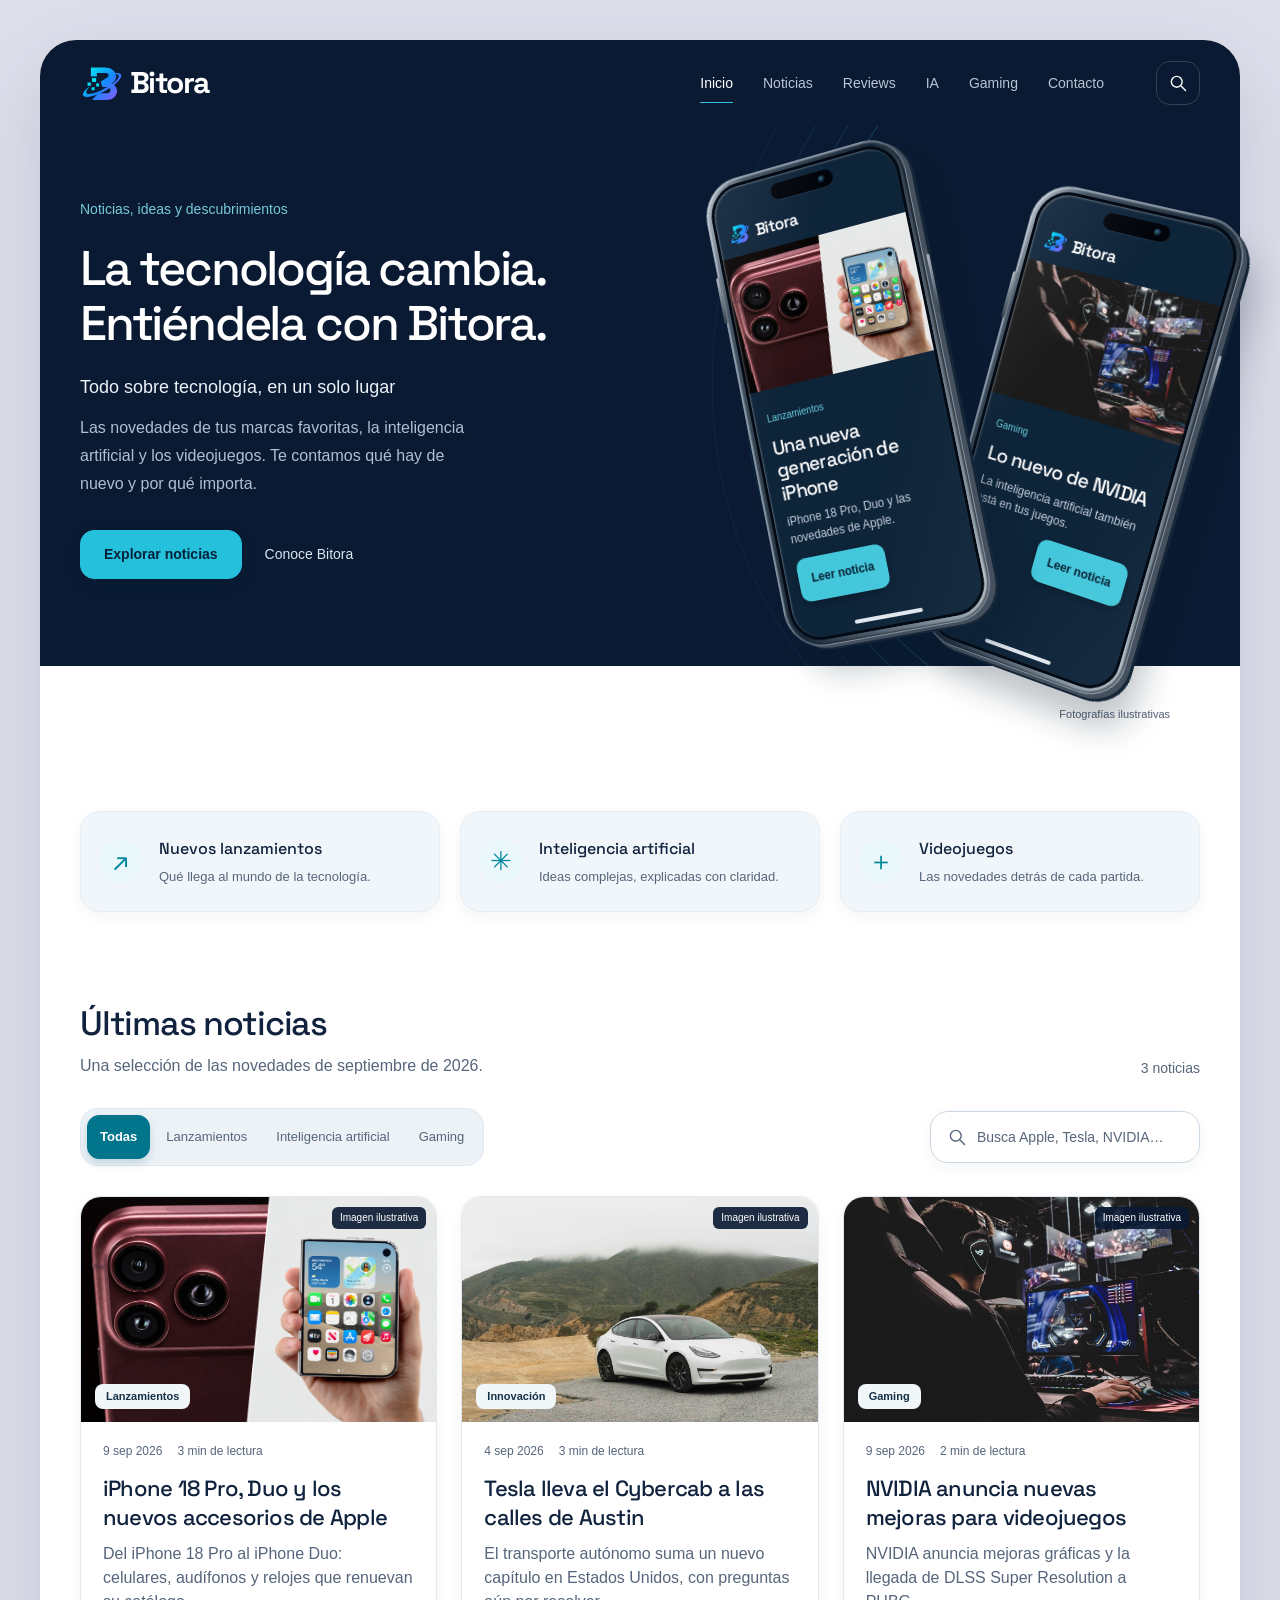
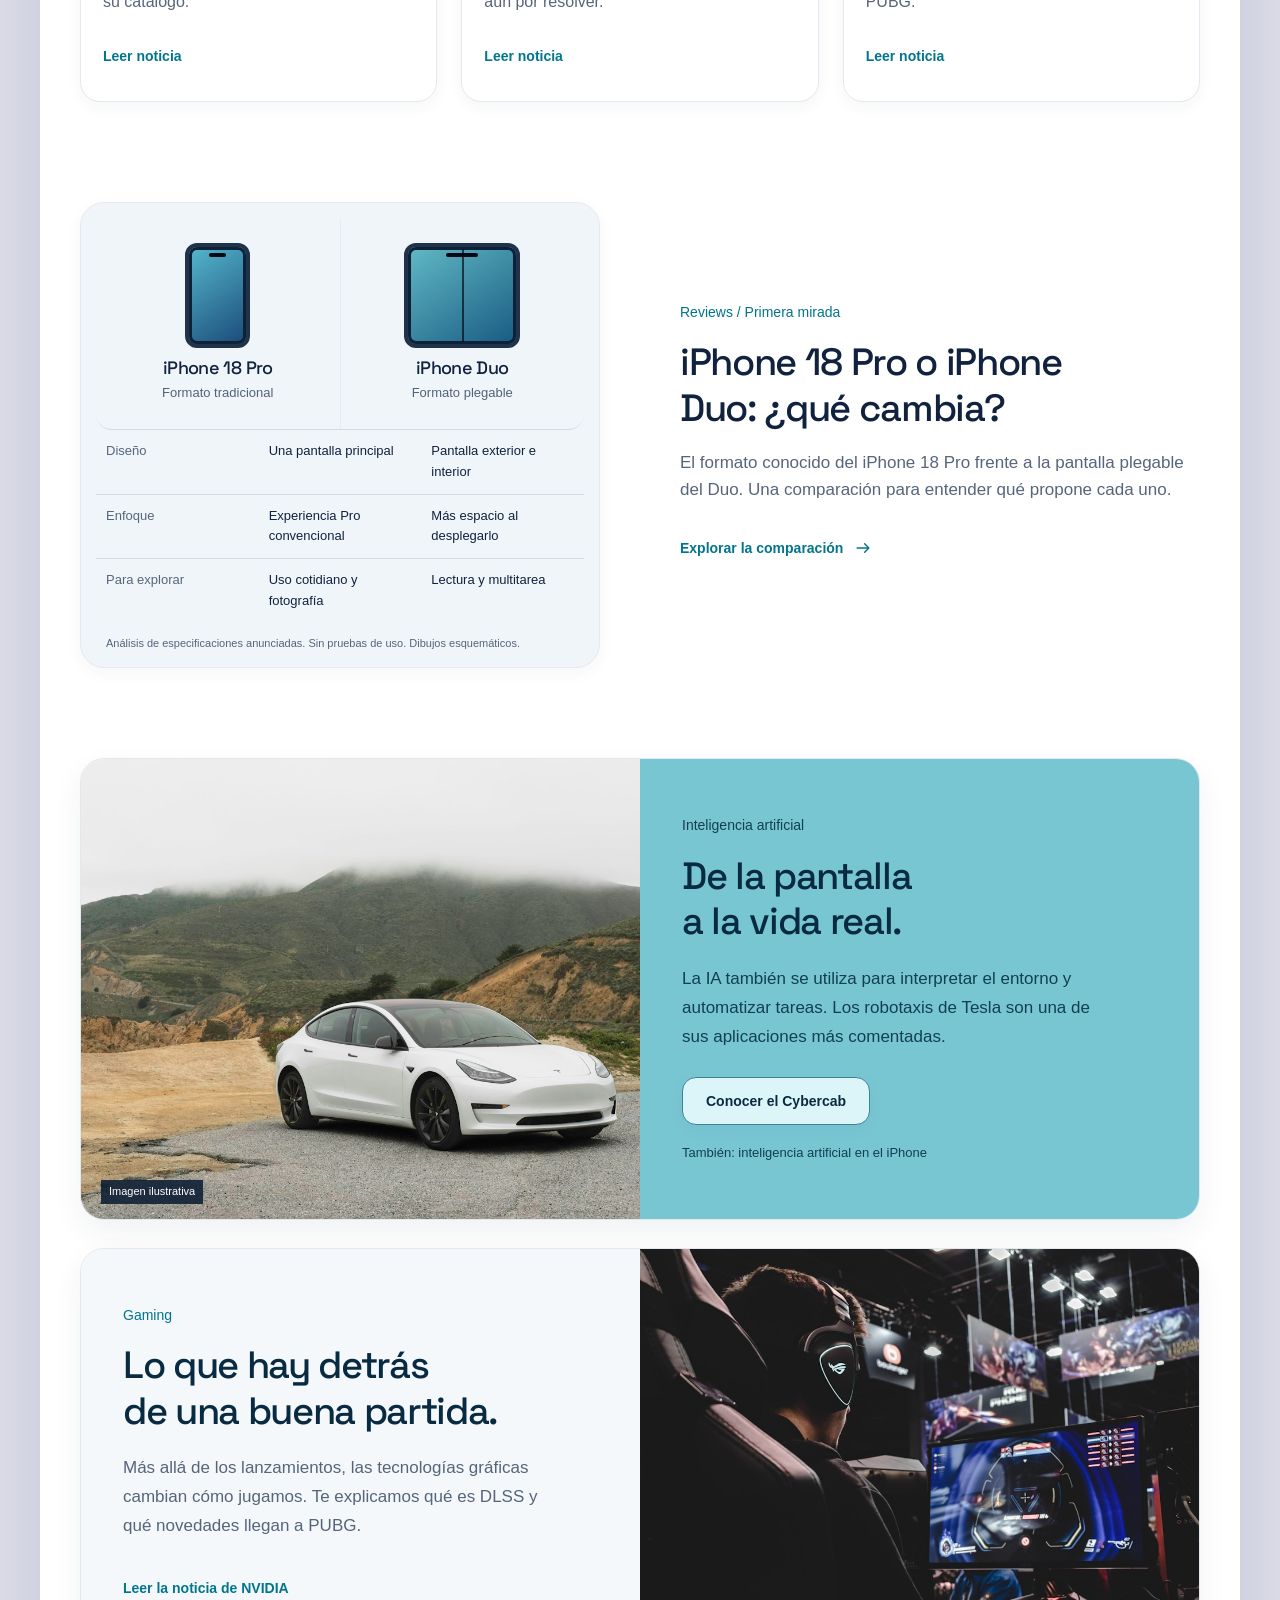
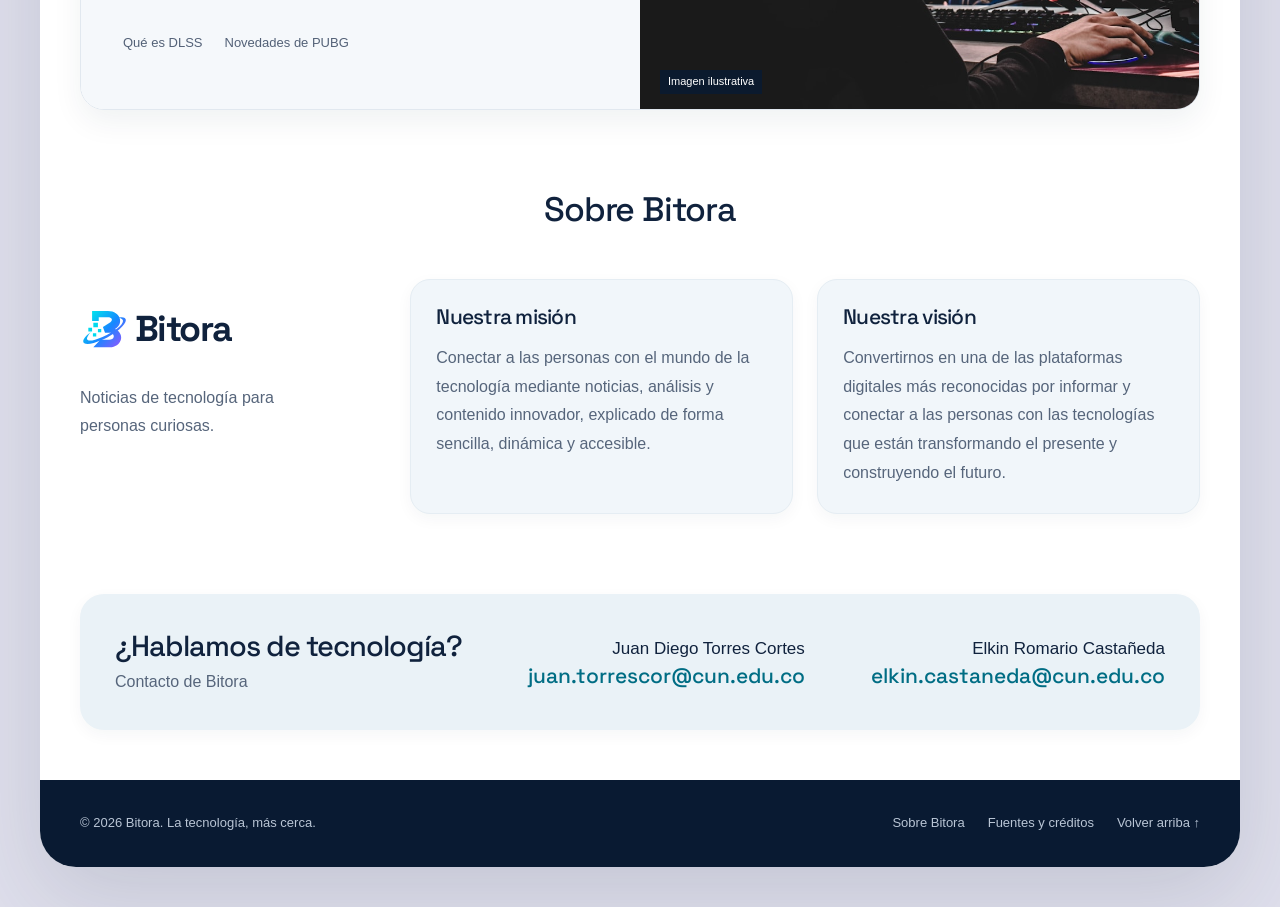
<file: index.html>
<!doctype html>
<html lang="es">
  <head>
    <meta charset="utf-8" />
    <meta name="viewport" content="width=device-width, initial-scale=1" />
    <title>Bitora — Todo sobre tecnología, en un solo lugar</title>
    <meta
      name="description"
      content="Noticias de tecnología explicadas con claridad. Descubre las novedades de Apple, Tesla, inteligencia artificial y gaming en Bitora."
    />
    <meta name="theme-color" content="#050713" />
    <link rel="icon" href="assets/logo.svg" type="image/svg+xml" />
    <link rel="stylesheet" href="assets/styles.css" />
    <link rel="stylesheet" href="assets/theme.css" />
    <script src="assets/app.js" defer></script>
  </head>
  <body class="home">
    <a class="skip" href="#contenido">Saltar al contenido</a>
    <header class="site-header">
      <div class="wrap header-inner">
        <a class="brand" href="#inicio" aria-label="Bitora, inicio"
          ><img src="assets/logo.svg" alt="" width="53" height="49" />Bitora</a
        >
        <nav class="site-nav" id="main-nav" aria-label="Navegación principal">
          <a class="active" aria-current="location" href="#inicio">Inicio</a
          ><a href="#noticias">Noticias</a><a href="#reviews">Reviews</a
          ><a href="#ia">IA</a><a href="#gaming">Gaming</a
          ><a href="#contacto">Contacto</a>
        </nav>
        <a class="header-search" href="#noticias" aria-label="Buscar noticias"
          ><svg class="icon" viewBox="0 0 24 24" aria-hidden="true">
            <circle cx="10.5" cy="10.5" r="6.5" />
            <path d="m16 16 5 5" /></svg
        ></a>
        <button
          class="menu-toggle"
          aria-controls="main-nav"
          aria-expanded="false"
        >
          Menú
        </button>
      </div>
    </header>
    <main id="contenido">
      <section class="hero-section" id="inicio" aria-labelledby="welcome-title">
        <div class="hero-backdrop" aria-hidden="true"></div>
        <div class="wrap hero-layout">
          <div class="hero-text">
            <p class="hero-kicker">Noticias, ideas y descubrimientos</p>
            <h1 id="welcome-title">
              La tecnología cambia.<br />Entiéndela con Bitora.
            </h1>
            <p class="hero-slogan">Todo sobre tecnología, en un solo lugar</p>
            <p class="hero-description">
              Las novedades de tus marcas favoritas, la inteligencia artificial
              y los videojuegos. Te contamos qué hay de nuevo y por qué importa.
            </p>
            <a class="button" href="#noticias">Explorar noticias</a
            ><a class="hero-about" href="#sobre-bitora">Conoce Bitora</a>
          </div>
          <div
            class="hero-preview"
            aria-label="Una vista de las noticias de Bitora"
          >
            <div class="preview-phone phone-back">
              <span class="phone-side side-volume" aria-hidden="true"></span
              ><span class="phone-side side-power" aria-hidden="true"></span>
              <div class="phone-screen">
                <div class="phone-island" aria-hidden="true"></div>
                <div class="phone-bar">
                  <img
                    src="assets/logo.svg"
                    alt=""
                    width="22"
                    height="22"
                  /><span>Bitora</span>
                </div>
                <img
                  class="phone-photo"
                  src="assets/images/gaming.jpg"
                  alt="Jugador en un evento de videojuegos"
                  width="1200"
                  height="800"
                />
                <div class="phone-copy">
                  <span>Gaming</span>
                  <h2>Lo nuevo de NVIDIA</h2>
                  <p>La inteligencia artificial también está en tus juegos.</p>
                  <a href="noticias/nvidia.html">Leer noticia</a>
                </div>
                <div class="phone-home" aria-hidden="true"></div>
              </div>
            </div>
            <div class="preview-phone phone-front">
              <span class="phone-side side-volume" aria-hidden="true"></span
              ><span class="phone-side side-power" aria-hidden="true"></span>
              <div class="phone-screen">
                <div class="phone-island" aria-hidden="true"></div>
                <div class="phone-bar">
                  <img
                    src="assets/logo.svg"
                    alt=""
                    width="22"
                    height="22"
                  /><span>Bitora</span>
                </div>
                <img
                  class="phone-photo"
                  src="assets/images/apple.png"
                  alt="Composición ilustrativa de teléfonos iPhone"
                  width="1600"
                  height="1600"
                  fetchpriority="high"
                />
                <div class="phone-copy">
                  <span>Lanzamientos</span>
                  <h2>Una nueva generación de iPhone</h2>
                  <p>iPhone 18 Pro, Duo y las novedades de Apple.</p>
                  <a href="noticias/apple.html">Leer noticia</a>
                </div>
                <div class="phone-home" aria-hidden="true"></div>
              </div>
            </div>
            <p class="preview-caption">Fotografías ilustrativas</p>
          </div>
        </div>
      </section>
      <div class="topic-intro wrap">
        <a href="#noticias"
          ><span class="topic-symbol" aria-hidden="true">↗</span>
          <div>
            <strong>Nuevos lanzamientos</strong>
            <p>Qué llega al mundo de la tecnología.</p>
          </div></a
        ><a href="#ia"
          ><span class="topic-symbol" aria-hidden="true">✳</span>
          <div>
            <strong>Inteligencia artificial</strong>
            <p>Ideas complejas, explicadas con claridad.</p>
          </div></a
        ><a href="#gaming"
          ><span class="topic-symbol" aria-hidden="true">＋</span>
          <div>
            <strong>Videojuegos</strong>
            <p>Las novedades detrás de cada partida.</p>
          </div></a
        >
      </div>
      <section class="section" id="noticias" aria-labelledby="news-title">
        <div class="section-head">
          <div>
            <h2 id="news-title">Últimas noticias</h2>
            <p>Una selección de las novedades de septiembre de 2026.</p>
          </div>
          <span
            class="small-count"
            id="news-count"
            role="status"
            aria-live="polite"
            aria-atomic="true"
            >3 noticias</span
          >
        </div>
        <div class="news-controls">
          <div
            class="filters"
            role="group"
            aria-label="Filtrar noticias por temática"
          >
            <button class="filter" data-filter="all" aria-pressed="true">
              Todas</button
            ><button
              class="filter"
              data-filter="lanzamientos"
              aria-pressed="false"
            >
              Lanzamientos</button
            ><button class="filter" data-filter="ia" aria-pressed="false">
              Inteligencia artificial</button
            ><button class="filter" data-filter="gaming" aria-pressed="false">
              Gaming
            </button>
          </div>
          <div class="search-box">
            <svg class="icon" viewBox="0 0 24 24" aria-hidden="true">
              <circle cx="10.5" cy="10.5" r="6.5" />
              <path d="m16 16 5 5" /></svg
            ><label class="sr-only" for="news-search">Buscar noticias</label
            ><input
              type="search"
              id="news-search"
              placeholder="Busca Apple, Tesla, NVIDIA…"
              autocomplete="off"
            /><button
              id="clear-query"
              class="clear-query"
              type="button"
              aria-label="Borrar búsqueda"
              hidden
            >
              <svg class="icon" viewBox="0 0 24 24" aria-hidden="true">
                <path d="m7 7 10 10M17 7 7 17" />
              </svg>
            </button>
          </div>
        </div>
        <noscript
          ><p>
            Para usar el buscador y los filtros, activa JavaScript. Puedes leer
            las tres noticias aquí.
          </p></noscript
        >
        <div class="news-grid">
          <article
            class="news-card"
            data-news-card
            data-categories="lanzamientos ia"
            data-keywords="apple iphone 18 pro duo airpods 5 apple watch series 12 ultra 4 celulares computadores inteligencia artificial lanzamiento"
          >
            <a
              class="card-image"
              href="noticias/apple.html"
              aria-label="Leer noticia: nuevos lanzamientos de Apple"
              ><img
                src="assets/images/apple.png"
                alt="Composición ilustrativa de teléfonos iPhone"
                loading="lazy"
                width="1600"
                height="1600"
              /><span class="tag">Lanzamientos</span
              ><span class="image-note">Imagen ilustrativa</span></a
            >
            <div>
              <div class="meta">
                <time datetime="2026-09-09">9 sep 2026</time
                ><span>3 min de lectura</span>
              </div>
              <h3>
                <a href="noticias/apple.html"
                  >iPhone 18 Pro, Duo y los nuevos accesorios de Apple</a
                >
              </h3>
              <p>
                Del iPhone 18 Pro al iPhone Duo: celulares, audífonos y relojes
                que renuevan su catálogo.
              </p>
              <div class="card-bottom">
                <a class="text-link" href="noticias/apple.html"
                  >Leer noticia <span aria-hidden="true">↗</span></a
                ><span class="small-count">Apple</span>
              </div>
            </div>
          </article>
          <article
            class="news-card"
            data-news-card
            data-categories="ia"
            data-keywords="tesla cybercab robotaxi robotaxis austin estados unidos innovación inteligencia artificial transporte"
          >
            <a
              class="card-image"
              href="noticias/tesla.html"
              aria-label="Leer noticia: Cybercab de Tesla en Austin"
              ><img
                src="assets/images/tesla.jpg"
                alt="Tesla blanco junto a unas montañas, imagen ilustrativa distinta del Cybercab"
                loading="lazy"
                width="1200"
                height="800"
              /><span class="tag purple">Innovación</span
              ><span class="image-note">Imagen ilustrativa</span></a
            >
            <div>
              <div class="meta">
                <time datetime="2026-09-04">4 sep 2026</time
                ><span>3 min de lectura</span>
              </div>
              <h3>
                <a href="noticias/tesla.html"
                  >Tesla lleva el Cybercab a las calles de Austin</a
                >
              </h3>
              <p>
                El transporte autónomo suma un nuevo capítulo en Estados Unidos,
                con preguntas aún por resolver.
              </p>
              <div class="card-bottom">
                <a class="text-link" href="noticias/tesla.html"
                  >Leer noticia <span aria-hidden="true">↗</span></a
                ><span class="small-count">Movilidad</span>
              </div>
            </div>
          </article>
          <article
            class="news-card"
            data-news-card
            data-categories="gaming ia lanzamientos"
            data-keywords="nvidia dlss pubg videojuegos gaming inteligencia artificial computadores gráficos lanzamiento"
          >
            <a
              class="card-image"
              href="noticias/nvidia.html"
              aria-label="Leer noticia: NVIDIA DLSS y videojuegos"
              ><img
                src="assets/images/gaming.jpg"
                alt="Jugador en un evento de videojuegos, fotografía ilustrativa"
                loading="lazy"
                width="1200"
                height="800"
              /><span class="tag green">Gaming</span
              ><span class="image-note">Imagen ilustrativa</span></a
            >
            <div>
              <div class="meta">
                <time datetime="2026-09-09">9 sep 2026</time
                ><span>2 min de lectura</span>
              </div>
              <h3>
                <a href="noticias/nvidia.html"
                  >NVIDIA anuncia nuevas mejoras para videojuegos</a
                >
              </h3>
              <p>
                NVIDIA anuncia mejoras gráficas y la llegada de DLSS Super
                Resolution a PUBG.
              </p>
              <div class="card-bottom">
                <a class="text-link" href="noticias/nvidia.html"
                  >Leer noticia <span aria-hidden="true">↗</span></a
                ><span class="small-count">NVIDIA</span>
              </div>
            </div>
          </article>
        </div>
        <div class="empty" id="no-results" hidden>
          <h3>No encontramos noticias con esa búsqueda</h3>
          <p>
            Prueba con Apple, Tesla o NVIDIA, o vuelve a ver todas las noticias.
          </p>
          <button class="button" id="clear-search">Limpiar búsqueda</button>
        </div>
      </section>
      <section class="section" id="reviews" aria-labelledby="review-title">
        <div class="review-layout">
          <div class="review-intro">
            <span class="review-label"
              ><svg class="icon" viewBox="0 0 24 24" aria-hidden="true">
                <path
                  d="m12 3 2.8 5.7 6.2.9-4.5 4.4 1.1 6.2-5.6-3-5.6 3 1.1-6.2L3 9.6l6.2-.9Z"
                />
              </svg>
              Reviews / Primera mirada</span
            >
            <h2 id="review-title">iPhone 18 Pro o iPhone Duo: ¿qué cambia?</h2>
            <p>
              El formato conocido del iPhone 18 Pro frente a la pantalla
              plegable del Duo. Una comparación para entender qué propone cada
              uno.
            </p>
            <a class="text-link" href="noticias/apple.html#comparacion"
              >Explorar la comparación
              <svg class="icon" viewBox="0 0 24 24" aria-hidden="true">
                <path d="M5 12h14m-5-5 5 5-5 5" /></svg
            ></a>
          </div>
          <div class="comparison">
            <div class="comparison-head">
              <div class="comparison-product">
                <div class="device" aria-hidden="true"></div>
                <h3>iPhone 18 Pro</h3>
                <p>Formato tradicional</p>
              </div>
              <div class="comparison-product">
                <div class="device duo" aria-hidden="true"></div>
                <h3>iPhone Duo</h3>
                <p>Formato plegable</p>
              </div>
            </div>
            <table>
              <caption class="sr-only">
                Comparación de características anunciadas
              </caption>
              <thead class="sr-only">
                <tr>
                  <th scope="col">Característica</th>
                  <th scope="col">iPhone 18 Pro</th>
                  <th scope="col">iPhone Duo</th>
                </tr>
              </thead>
              <tbody>
                <tr>
                  <th scope="row">Diseño</th>
                  <td>Una pantalla principal</td>
                  <td>Pantalla exterior e interior</td>
                </tr>
                <tr>
                  <th scope="row">Enfoque</th>
                  <td>Experiencia Pro convencional</td>
                  <td>Más espacio al desplegarlo</td>
                </tr>
                <tr>
                  <th scope="row">Para explorar</th>
                  <td>Uso cotidiano y fotografía</td>
                  <td>Lectura y multitarea</td>
                </tr>
              </tbody>
            </table>
            <small
              >Análisis de especificaciones anunciadas. Sin pruebas de uso.
              Dibujos esquemáticos.</small
            >
          </div>
        </div>
      </section>
      <div class="feature-bands">
        <section class="feature-band" id="ia" aria-labelledby="ai-title">
          <div class="band-photo">
            <img
              src="assets/images/tesla.jpg"
              alt="Un Tesla en una carretera; imagen ilustrativa, no es un Cybercab"
              loading="lazy"
              width="1200"
              height="800"
            /><span>Imagen ilustrativa</span>
          </div>
          <div class="band-copy">
            <p class="band-label">Inteligencia artificial</p>
            <h2 id="ai-title">De la pantalla<br />a la vida real.</h2>
            <p>
              La IA también se utiliza para interpretar el entorno y automatizar
              tareas. Los robotaxis de Tesla son una de sus aplicaciones más
              comentadas.
            </p>
            <a class="button secondary" href="noticias/tesla.html"
              >Conocer el Cybercab</a
            ><a class="band-more" href="noticias/apple.html"
              >También: inteligencia artificial en el iPhone</a
            >
          </div>
        </section>
        <section
          class="feature-band gaming-band"
          id="gaming"
          aria-labelledby="gaming-title"
        >
          <div class="band-copy">
            <p class="band-label">Gaming</p>
            <h2 id="gaming-title">
              Lo que hay detrás<br />de una buena partida.
            </h2>
            <p>
              Más allá de los lanzamientos, las tecnologías gráficas cambian
              cómo jugamos. Te explicamos qué es DLSS y qué novedades llegan a
              PUBG.
            </p>
            <a class="text-link" href="noticias/nvidia.html"
              >Leer la noticia de NVIDIA</a
            >
            <div class="band-topics">
              <a href="noticias/nvidia.html#dlss">Qué es DLSS</a
              ><a href="noticias/nvidia.html#pubg">Novedades de PUBG</a>
            </div>
          </div>
          <div class="band-photo">
            <img
              src="assets/images/gaming.jpg"
              alt="Jugador con audífonos en un evento de videojuegos, fotografía ilustrativa"
              loading="lazy"
              width="1200"
              height="800"
            /><span>Imagen ilustrativa</span>
          </div>
        </section>
      </div>
      <section class="section" id="sobre-bitora" aria-labelledby="about-title">
        <h2 class="about-heading" id="about-title">Sobre Bitora</h2>
        <div class="about">
          <div class="about-brand">
            <a
              class="brand"
              href="#inicio"
              aria-label="Bitora, volver al inicio"
              ><img
                src="assets/logo.svg"
                alt=""
                width="65"
                height="60"
              />Bitora</a
            >
            <p>Noticias de tecnología para personas curiosas.</p>
          </div>
          <div>
            <h3>Nuestra misión</h3>
            <p>
              Conectar a las personas con el mundo de la tecnología mediante
              noticias, análisis y contenido innovador, explicado de forma
              sencilla, dinámica y accesible.
            </p>
          </div>
          <div>
            <h3>Nuestra visión</h3>
            <p>
              Convertirnos en una de las plataformas digitales más reconocidas
              por informar y conectar a las personas con las tecnologías que
              están transformando el presente y construyendo el futuro.
            </p>
          </div>
        </div>
      </section>
      <section class="contact" id="contacto" aria-labelledby="contact-title">
        <div>
          <h2 id="contact-title">¿Hablamos de tecnología?</h2>
          <p>Contacto de Bitora</p>
        </div>
        <div class="contact-info">
          <medium>Juan Diego Torres Cortes</medium>
          <strong>juan.torrescor@cun.edu.co</strong>
        </div>
        <div class="contact-info">
          <medium>Elkin Romario Castañeda</medium>
          <strong>elkin.castaneda@cun.edu.co</strong>
        </div>
      </section>
    </main>
    <footer class="site-footer">
      <div class="wrap footer-inner">
        <span>© 2026 Bitora. La tecnología, más cerca.</span>
        <div class="footer-links">
          <a href="#sobre-bitora">Sobre Bitora</a
          ><a href="creditos.html">Fuentes y créditos</a
          ><a href="#inicio">Volver arriba ↑</a>
        </div>
      </div>
    </footer>
  </body>
</html>
</file>
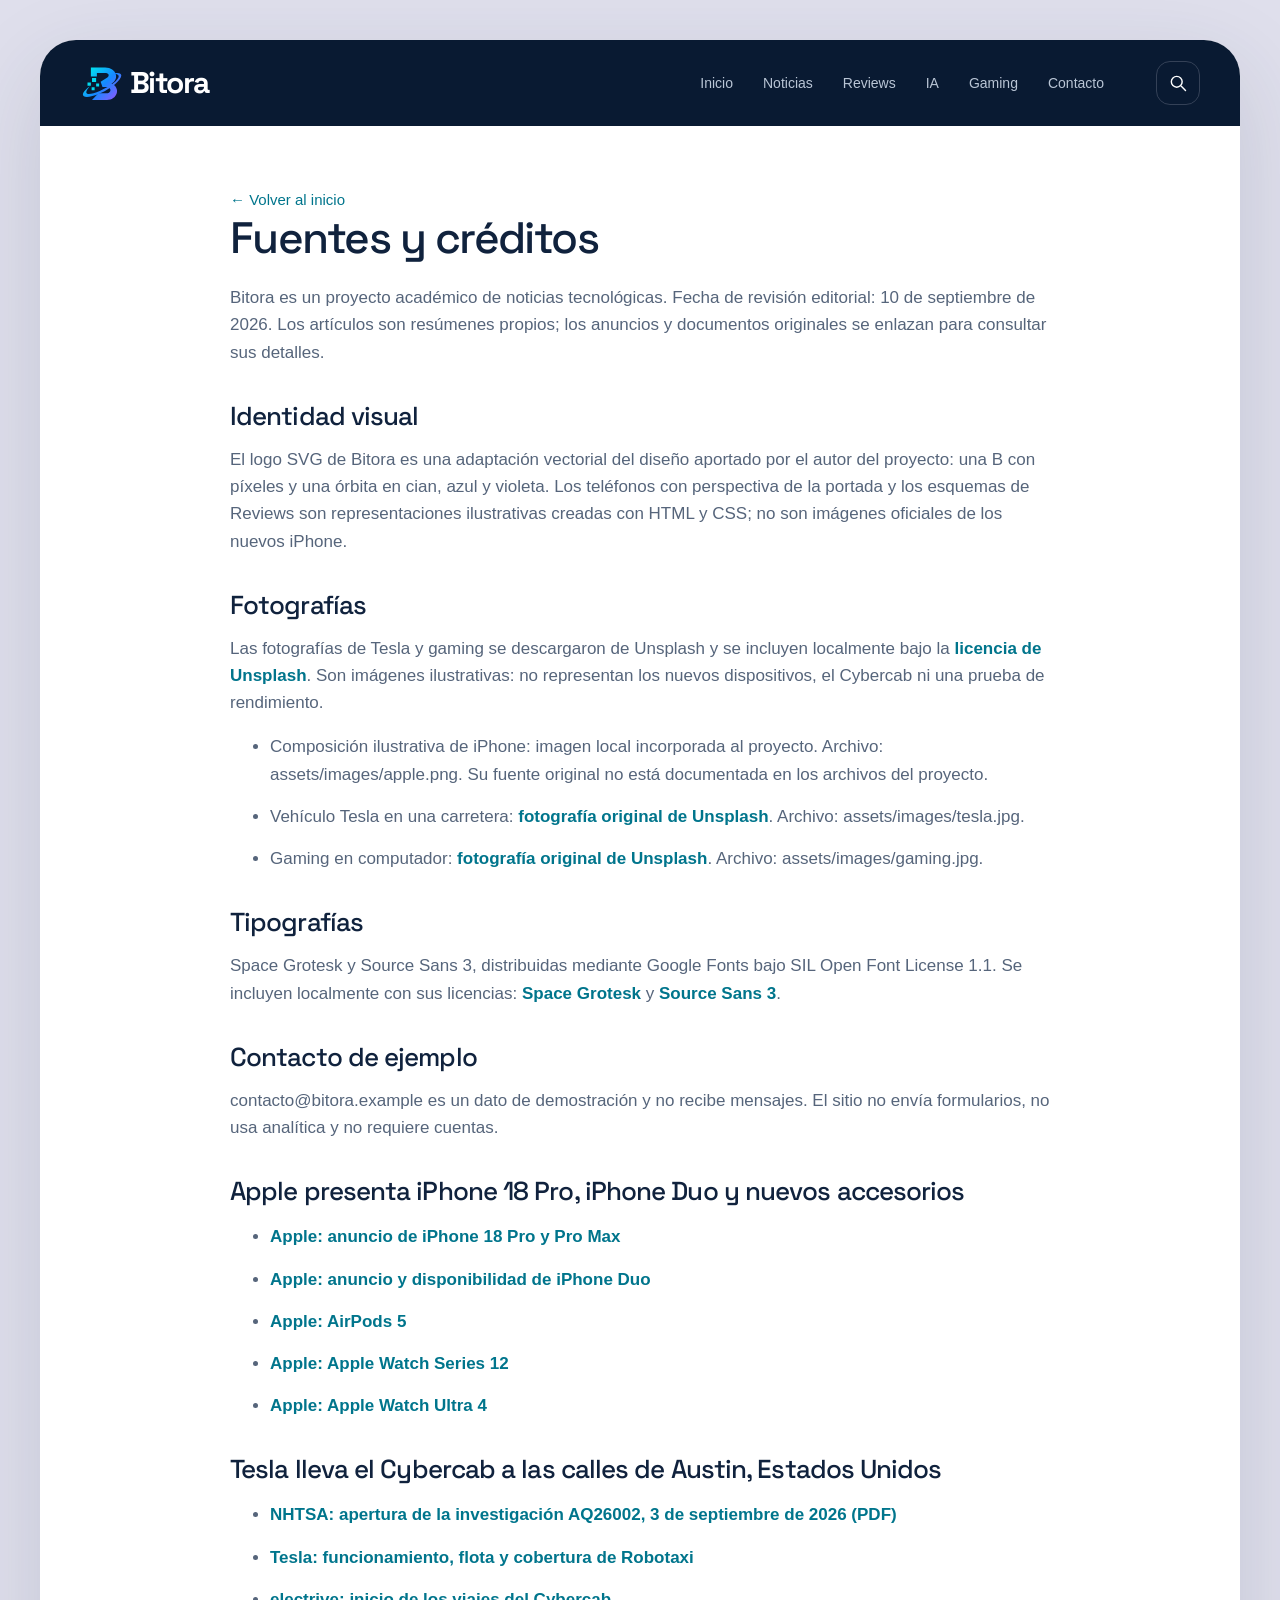
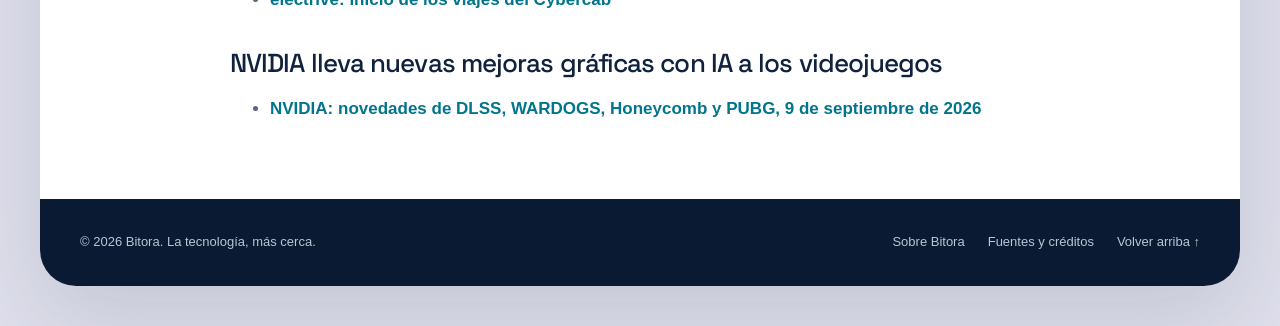
<file: creditos.html>
<!doctype html>
<html lang="es"><head><meta charset="utf-8"><meta name="viewport" content="width=device-width, initial-scale=1">
<title>Fuentes y créditos | Bitora</title><meta name="description" content="Fuentes periodísticas, fotografías y licencias de Bitora."><meta name="theme-color" content="#050713">
<link rel="icon" href="assets/logo.svg" type="image/svg+xml"><link rel="stylesheet" href="assets/styles.css"><link rel="stylesheet" href="assets/theme.css"><script src="assets/app.js" defer></script></head>
<body><a class="skip" href="#contenido">Saltar al contenido</a><header class="site-header">
      <div class="wrap header-inner">
        <a class="brand" href="index.html#inicio" aria-label="Bitora, inicio"
          ><img src="assets/logo.svg" alt="" width="53" height="49" />Bitora</a
        >
        <nav class="site-nav" id="main-nav" aria-label="Navegación principal">
          <a href="index.html#inicio">Inicio</a
          ><a href="index.html#noticias">Noticias</a><a href="index.html#reviews">Reviews</a
          ><a href="index.html#ia">IA</a><a href="index.html#gaming">Gaming</a
          ><a href="index.html#contacto">Contacto</a>
        </nav>
        <a class="header-search" href="index.html#noticias" aria-label="Buscar noticias"
          ><svg class="icon" viewBox="0 0 24 24" aria-hidden="true">
            <circle cx="10.5" cy="10.5" r="6.5" />
            <path d="m16 16 5 5" /></svg
        ></a>
        <button
          class="menu-toggle"
          aria-controls="main-nav"
          aria-expanded="false"
        >
          Menú
        </button>
      </div>
    </header>
<main class="wrap" id="contenido"><div class="credits"><a class="back-link" href="index.html">← Volver al inicio</a><h1>Fuentes y créditos</h1><p>Bitora es un proyecto académico de noticias tecnológicas. Fecha de revisión editorial: 10 de septiembre de 2026. Los artículos son resúmenes propios; los anuncios y documentos originales se enlazan para consultar sus detalles.</p>
<h2>Identidad visual</h2><p>El logo SVG de Bitora es una adaptación vectorial del diseño aportado por el autor del proyecto: una B con píxeles y una órbita en cian, azul y violeta. Los teléfonos con perspectiva de la portada y los esquemas de Reviews son representaciones ilustrativas creadas con HTML y CSS; no son imágenes oficiales de los nuevos iPhone.</p>
<h2>Fotografías</h2><p>Las fotografías de Tesla y gaming se descargaron de Unsplash y se incluyen localmente bajo la <a href="https://unsplash.com/license">licencia de Unsplash</a>. Son imágenes ilustrativas: no representan los nuevos dispositivos, el Cybercab ni una prueba de rendimiento.</p><ul>
<li>Composición ilustrativa de iPhone: imagen local incorporada al proyecto. Archivo: assets/images/apple.png. Su fuente original no está documentada en los archivos del proyecto.</li>
<li>Vehículo Tesla en una carretera: <a href="https://images.unsplash.com/photo-1560958089-b8a1929cea89">fotografía original de Unsplash</a>. Archivo: assets/images/tesla.jpg.</li>
<li>Gaming en computador: <a href="https://images.unsplash.com/photo-1542751371-adc38448a05e">fotografía original de Unsplash</a>. Archivo: assets/images/gaming.jpg.</li></ul>
<h2>Tipografías</h2><p>Space Grotesk y Source Sans 3, distribuidas mediante Google Fonts bajo SIL Open Font License 1.1. Se incluyen localmente con sus licencias: <a href="assets/fonts/space-grotesk-LICENSE.txt">Space Grotesk</a> y <a href="assets/fonts/source-sans-3-LICENSE.txt">Source Sans 3</a>.</p>
<h2>Contacto de ejemplo</h2><p>contacto@bitora.example es un dato de demostración y no recibe mensajes. El sitio no envía formularios, no usa analítica y no requiere cuentas.</p><h2>Apple presenta iPhone 18 Pro, iPhone Duo y nuevos accesorios</h2><ul><li><a href="https://www.apple.com/uk/newsroom/2026/09/apple-debuts-iphone-18-pro-and-iphone-18-pro-max/">Apple: anuncio de iPhone 18 Pro y Pro Max</a></li><li><a href="https://www.apple.com/uk/newsroom/2026/09/apple-unveils-iphone-duo/">Apple: anuncio y disponibilidad de iPhone Duo</a></li><li><a href="https://www.apple.com/uk/newsroom/2026/09/apple-introduces-airpods-5-with-best-in-class-open-ear-active-noise-cancellation/">Apple: AirPods 5</a></li><li><a href="https://www.apple.com/uk/newsroom/2026/09/introducing-apple-watch-series-12-with-the-all-new-health-sensing-system/">Apple: Apple Watch Series 12</a></li><li><a href="https://www.apple.com/uk/newsroom/2026/09/apple-unveils-apple-watch-ultra-4/">Apple: Apple Watch Ultra 4</a></li></ul><h2>Tesla lleva el Cybercab a las calles de Austin, Estados Unidos</h2><ul><li><a href="https://static.nhtsa.gov/odi/inv/2026/INOA-AQ26002-17078.pdf">NHTSA: apertura de la investigación AQ26002, 3 de septiembre de 2026 (PDF)</a></li><li><a href="https://www.tesla.com/support/robotaxi">Tesla: funcionamiento, flota y cobertura de Robotaxi</a></li><li><a href="https://www.electrive.com/2026/09/04/tesla-debuts-cybercab-autonomous-rides/">electrive: inicio de los viajes del Cybercab</a></li></ul><h2>NVIDIA lleva nuevas mejoras gráficas con IA a los videojuegos</h2><ul><li><a href="https://www.nvidia.com/en-eu/geforce/news/wardogs-pubg-battlegrounds-honeycomb-dlss/">NVIDIA: novedades de DLSS, WARDOGS, Honeycomb y PUBG, 9 de septiembre de 2026</a></li></ul></div></main><footer class="site-footer">
      <div class="wrap footer-inner">
        <span>© 2026 Bitora. La tecnología, más cerca.</span>
        <div class="footer-links">
          <a href="index.html#sobre-bitora">Sobre Bitora</a
          ><a href="creditos.html">Fuentes y créditos</a
          ><a href="index.html#inicio">Volver arriba ↑</a>
        </div>
      </div>
    </footer></body></html>
</file>
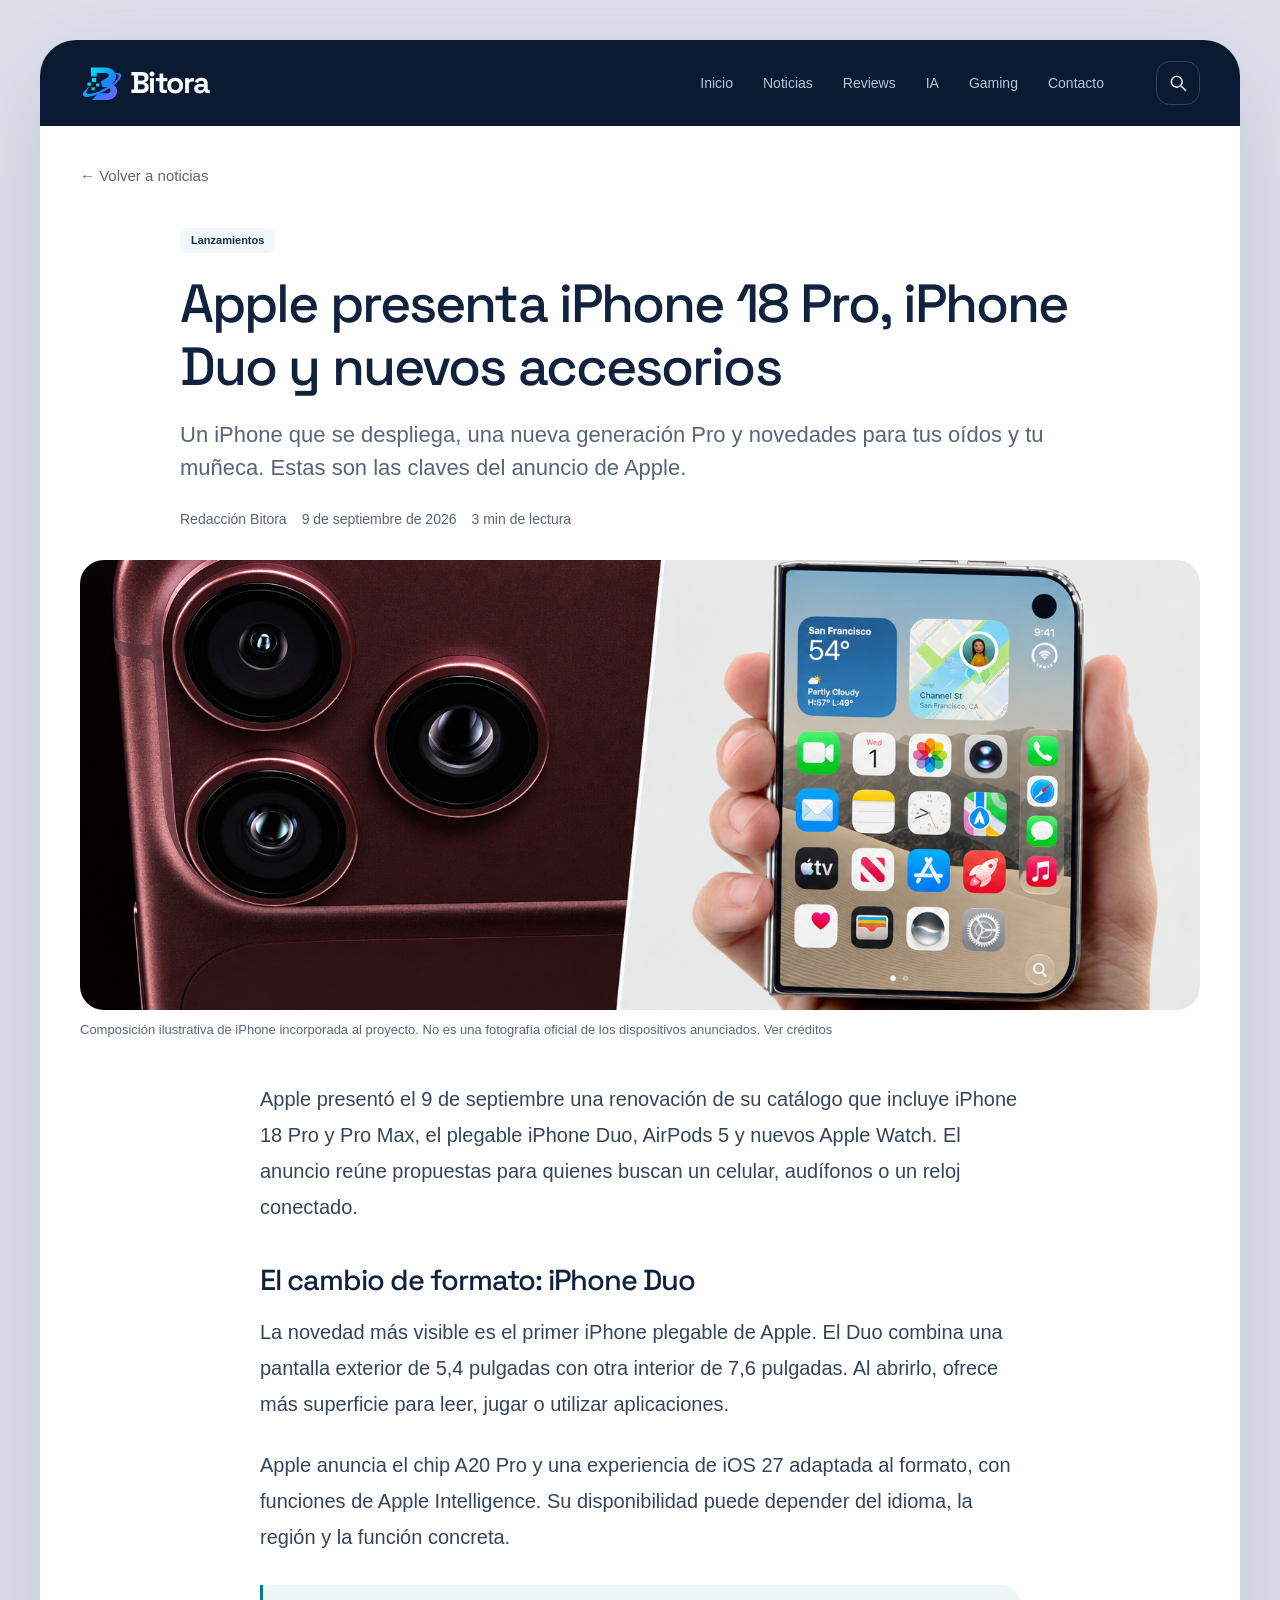
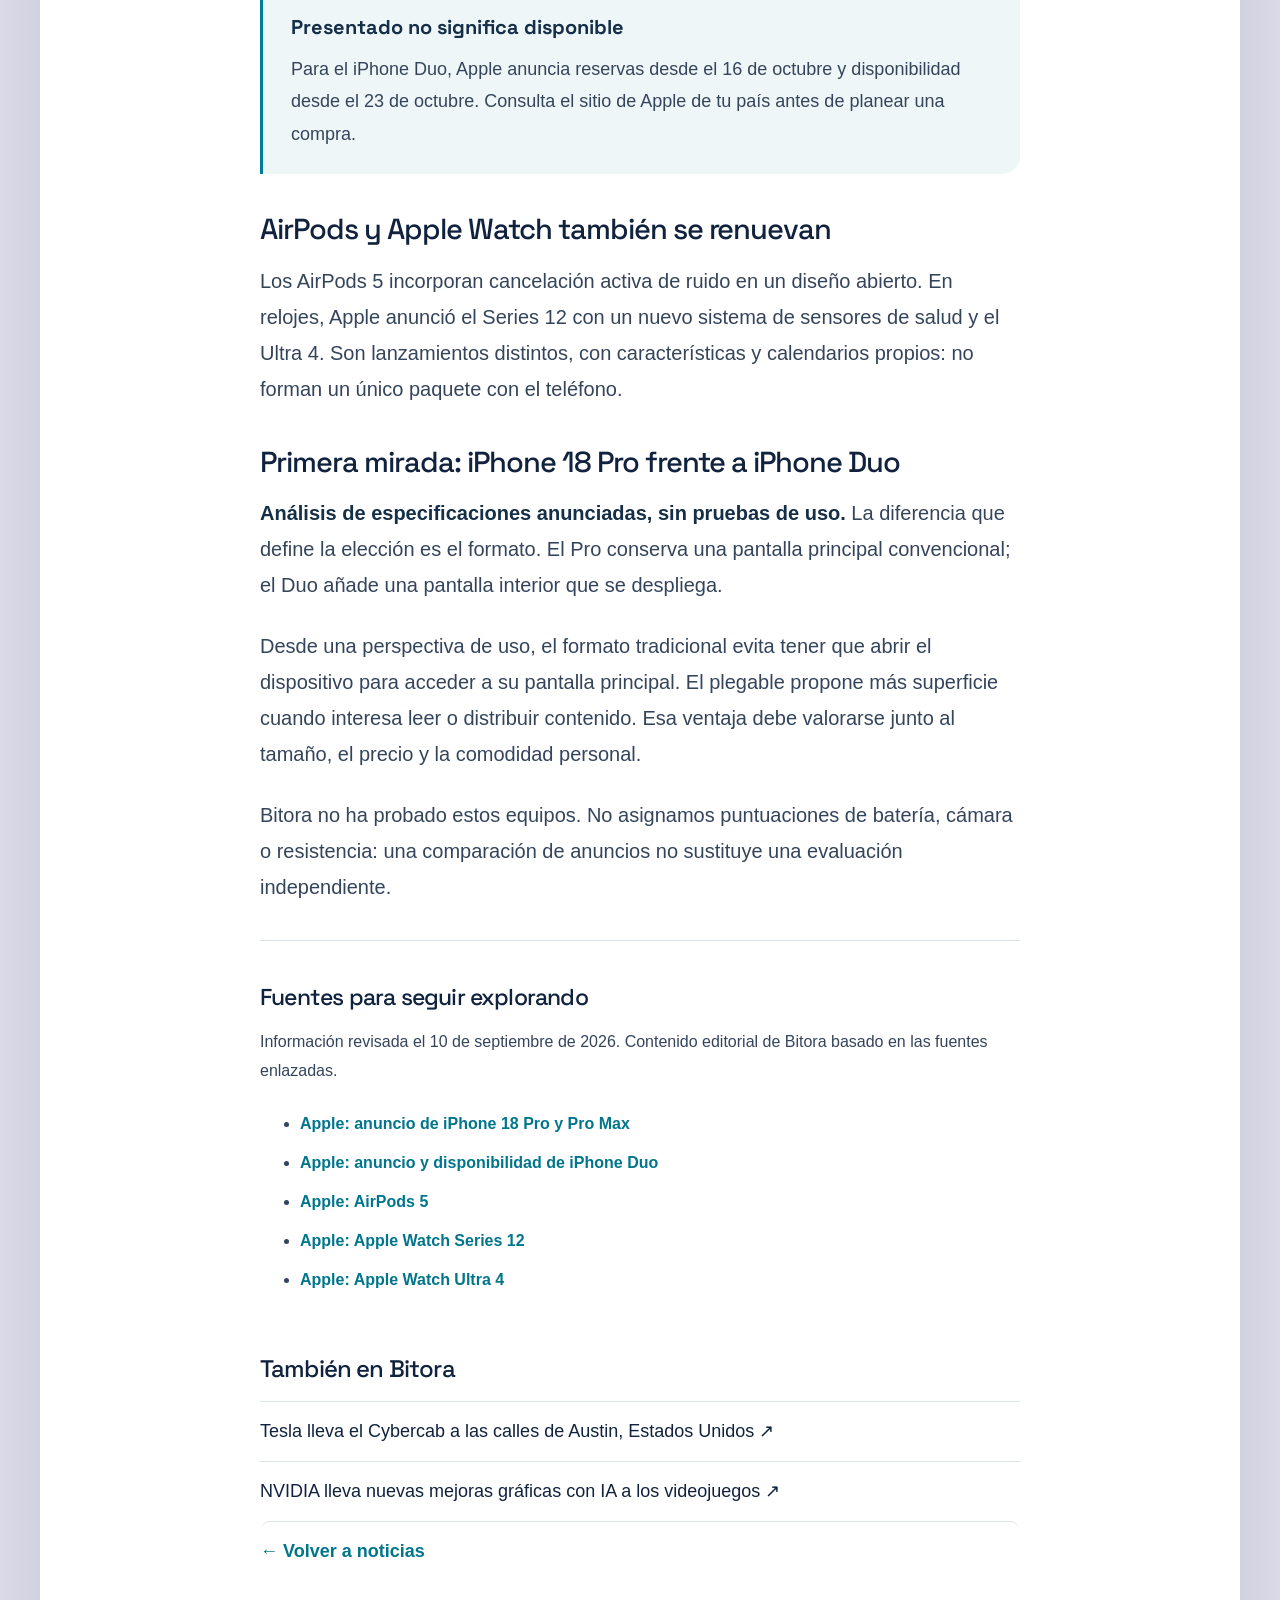
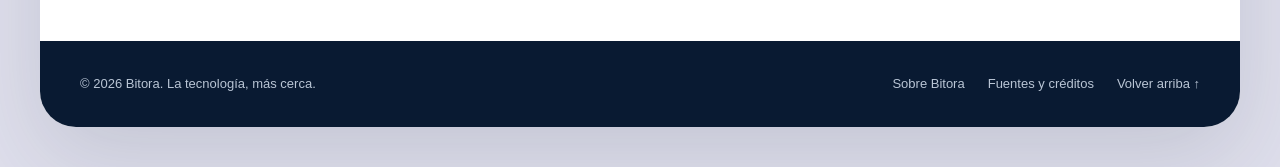
<file: noticias/apple.html>
<!doctype html>
<html lang="es"><head><meta charset="utf-8"><meta name="viewport" content="width=device-width, initial-scale=1">
<title>Apple presenta iPhone 18 Pro, iPhone Duo y nuevos accesorios | Bitora</title><meta name="description" content="Un iPhone que se despliega, una nueva generación Pro y novedades para tus oídos y tu muñeca. Estas son las claves del anuncio de Apple."><meta name="theme-color" content="#050713">
<link rel="icon" href="../assets/logo.svg" type="image/svg+xml"><link rel="stylesheet" href="../assets/styles.css"><link rel="stylesheet" href="../assets/theme.css"><script src="../assets/app.js" defer></script></head>
<body><a class="skip" href="#contenido">Saltar al contenido</a><header class="site-header">
      <div class="wrap header-inner">
        <a class="brand" href="../index.html#inicio" aria-label="Bitora, inicio"
          ><img src="../assets/logo.svg" alt="" width="53" height="49" />Bitora</a
        >
        <nav class="site-nav" id="main-nav" aria-label="Navegación principal">
          <a href="../index.html#inicio">Inicio</a
          ><a href="../index.html#noticias">Noticias</a><a href="../index.html#reviews">Reviews</a
          ><a href="../index.html#ia">IA</a><a href="../index.html#gaming">Gaming</a
          ><a href="../index.html#contacto">Contacto</a>
        </nav>
        <a class="header-search" href="../index.html#noticias" aria-label="Buscar noticias"
          ><svg class="icon" viewBox="0 0 24 24" aria-hidden="true">
            <circle cx="10.5" cy="10.5" r="6.5" />
            <path d="m16 16 5 5" /></svg
        ></a>
        <button
          class="menu-toggle"
          aria-controls="main-nav"
          aria-expanded="false"
        >
          Menú
        </button>
      </div>
    </header>
<main class="wrap" id="contenido"><div class="article-top"><a class="back-link" href="../index.html#noticias">← Volver a noticias</a></div>
<article><header class="article-heading"><span class="tag ">Lanzamientos</span><h1>Apple presenta iPhone 18 Pro, iPhone Duo y nuevos accesorios</h1><p>Un iPhone que se despliega, una nueva generación Pro y novedades para tus oídos y tu muñeca. Estas son las claves del anuncio de Apple.</p><div class="meta"><span>Redacción Bitora</span><time datetime="2026-09-09">9 de septiembre de 2026</time><span>3 min de lectura</span></div></header>
<figure class="article-figure"><img src="../assets/images/apple.png" alt="Composición ilustrativa de teléfonos iPhone" width="1200" height="800"><figcaption>Composición ilustrativa de iPhone incorporada al proyecto. No es una fotografía oficial de los dispositivos anunciados. <a href="../creditos.html">Ver créditos</a></figcaption></figure>
<div class="article-body"><p>Apple presentó el 9 de septiembre una renovación de su catálogo que incluye iPhone 18 Pro y Pro Max, el plegable iPhone Duo, AirPods 5 y nuevos Apple Watch. El anuncio reúne propuestas para quienes buscan un celular, audífonos o un reloj conectado.</p>
<h2>El cambio de formato: iPhone Duo</h2>
<p>La novedad más visible es el primer iPhone plegable de Apple. El Duo combina una pantalla exterior de 5,4 pulgadas con otra interior de 7,6 pulgadas. Al abrirlo, ofrece más superficie para leer, jugar o utilizar aplicaciones.</p>
<p>Apple anuncia el chip A20 Pro y una experiencia de iOS 27 adaptada al formato, con funciones de Apple Intelligence. Su disponibilidad puede depender del idioma, la región y la función concreta.</p>
<div class="takeaway"><strong>Presentado no significa disponible</strong><p>Para el iPhone Duo, Apple anuncia reservas desde el 16 de octubre y disponibilidad desde el 23 de octubre. Consulta el sitio de Apple de tu país antes de planear una compra.</p></div>
<h2>AirPods y Apple Watch también se renuevan</h2>
<p>Los AirPods 5 incorporan cancelación activa de ruido en un diseño abierto. En relojes, Apple anunció el Series 12 con un nuevo sistema de sensores de salud y el Ultra 4. Son lanzamientos distintos, con características y calendarios propios: no forman un único paquete con el teléfono.</p>
<h2 id="comparacion">Primera mirada: iPhone 18 Pro frente a iPhone Duo</h2>
<p><strong>Análisis de especificaciones anunciadas, sin pruebas de uso.</strong> La diferencia que define la elección es el formato. El Pro conserva una pantalla principal convencional; el Duo añade una pantalla interior que se despliega.</p>
<p>Desde una perspectiva de uso, el formato tradicional evita tener que abrir el dispositivo para acceder a su pantalla principal. El plegable propone más superficie cuando interesa leer o distribuir contenido. Esa ventaja debe valorarse junto al tamaño, el precio y la comodidad personal.</p>
<p>Bitora no ha probado estos equipos. No asignamos puntuaciones de batería, cámara o resistencia: una comparación de anuncios no sustituye una evaluación independiente.</p><section class="article-sources" aria-label="Fuentes del artículo"><h2>Fuentes para seguir explorando</h2><p>Información revisada el 10 de septiembre de 2026. Contenido editorial de Bitora basado en las fuentes enlazadas.</p><ul><li><a href="https://www.apple.com/uk/newsroom/2026/09/apple-debuts-iphone-18-pro-and-iphone-18-pro-max/" target="_blank" rel="noopener noreferrer">Apple: anuncio de iPhone 18 Pro y Pro Max <span class="sr-only">(abre en otra pestaña)</span></a></li><li><a href="https://www.apple.com/uk/newsroom/2026/09/apple-unveils-iphone-duo/" target="_blank" rel="noopener noreferrer">Apple: anuncio y disponibilidad de iPhone Duo <span class="sr-only">(abre en otra pestaña)</span></a></li><li><a href="https://www.apple.com/uk/newsroom/2026/09/apple-introduces-airpods-5-with-best-in-class-open-ear-active-noise-cancellation/" target="_blank" rel="noopener noreferrer">Apple: AirPods 5 <span class="sr-only">(abre en otra pestaña)</span></a></li><li><a href="https://www.apple.com/uk/newsroom/2026/09/introducing-apple-watch-series-12-with-the-all-new-health-sensing-system/" target="_blank" rel="noopener noreferrer">Apple: Apple Watch Series 12 <span class="sr-only">(abre en otra pestaña)</span></a></li><li><a href="https://www.apple.com/uk/newsroom/2026/09/apple-unveils-apple-watch-ultra-4/" target="_blank" rel="noopener noreferrer">Apple: Apple Watch Ultra 4 <span class="sr-only">(abre en otra pestaña)</span></a></li></ul></section></div></article>
<aside class="related"><h2>También en Bitora</h2><a href="tesla.html">Tesla lleva el Cybercab a las calles de Austin, Estados Unidos <span aria-hidden="true">↗</span></a><a href="nvidia.html">NVIDIA lleva nuevas mejoras gráficas con IA a los videojuegos <span aria-hidden="true">↗</span></a><a class="text-link" href="../index.html#noticias">← Volver a noticias</a></aside></main><footer class="site-footer">
      <div class="wrap footer-inner">
        <span>© 2026 Bitora. La tecnología, más cerca.</span>
        <div class="footer-links">
          <a href="../index.html#sobre-bitora">Sobre Bitora</a
          ><a href="../creditos.html">Fuentes y créditos</a
          ><a href="../index.html#inicio">Volver arriba ↑</a>
        </div>
      </div>
    </footer></body></html>
</file>
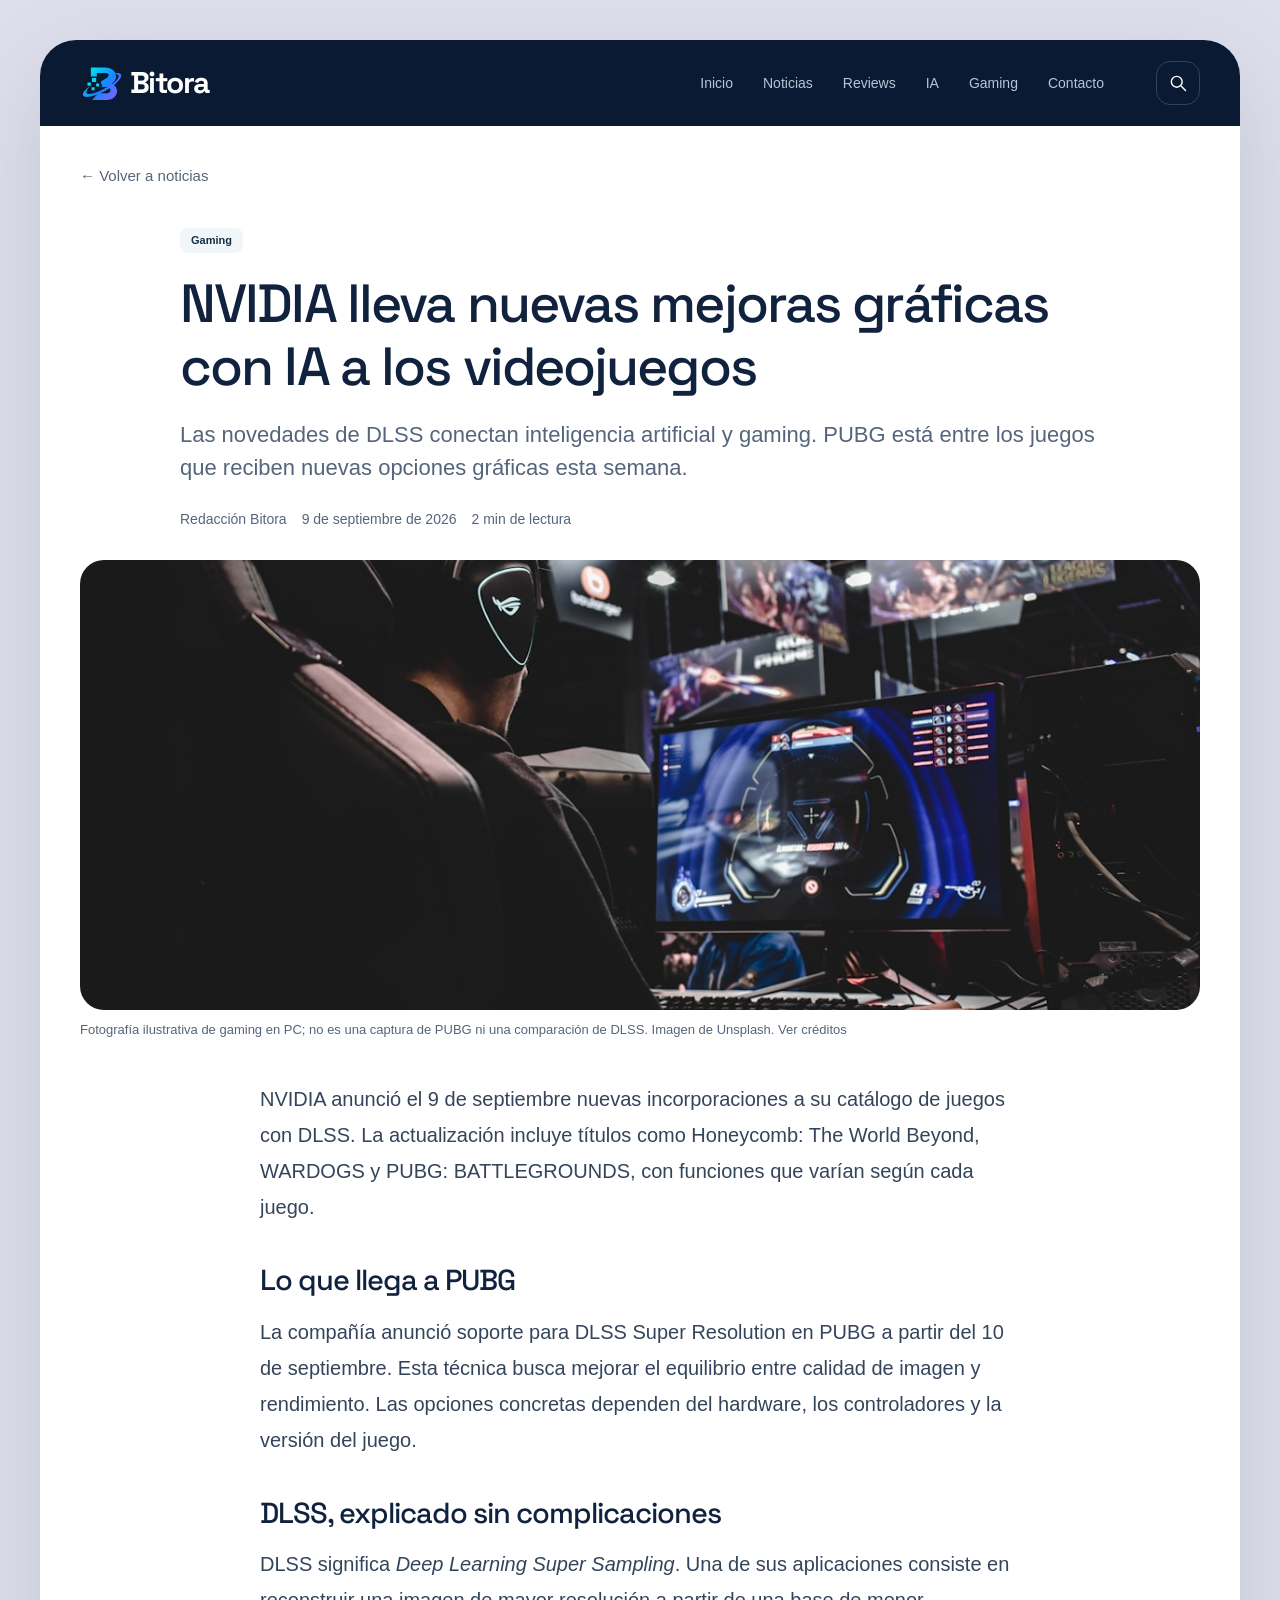
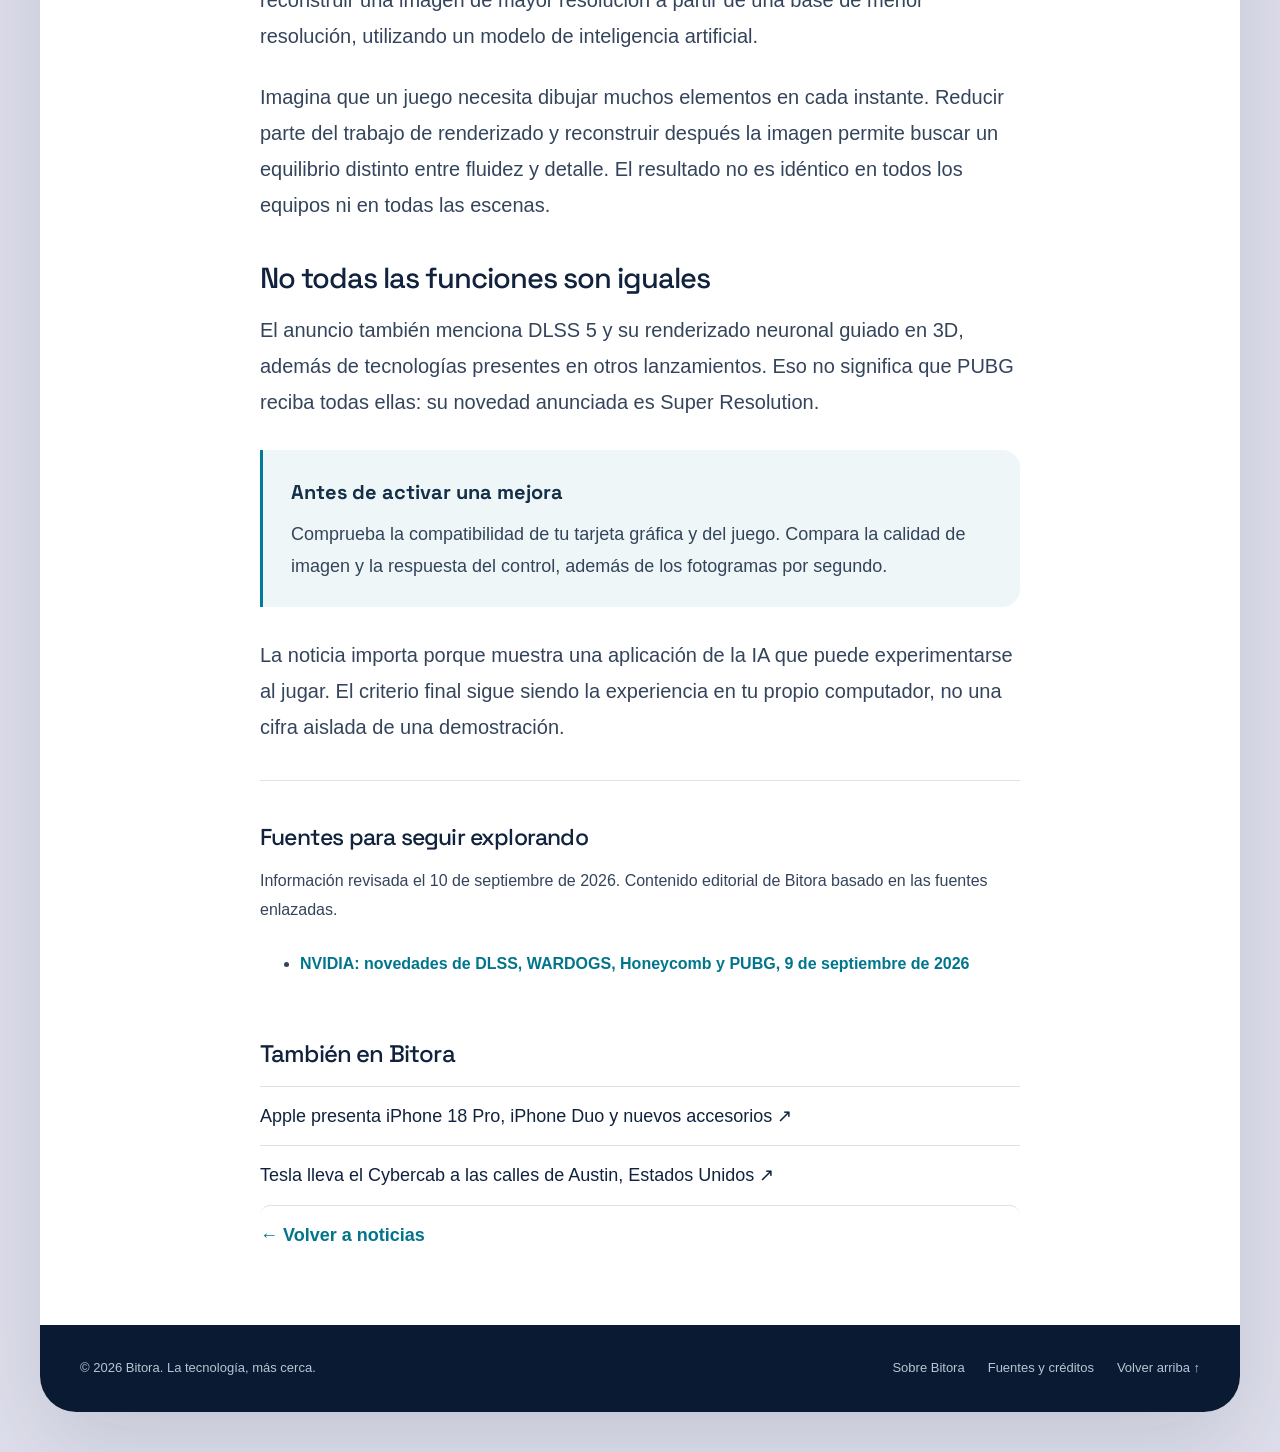
<file: noticias/nvidia.html>
<!doctype html>
<html lang="es"><head><meta charset="utf-8"><meta name="viewport" content="width=device-width, initial-scale=1">
<title>NVIDIA lleva nuevas mejoras gráficas con IA a los videojuegos | Bitora</title><meta name="description" content="Las novedades de DLSS conectan inteligencia artificial y gaming. PUBG está entre los juegos que reciben nuevas opciones gráficas esta semana."><meta name="theme-color" content="#050713">
<link rel="icon" href="../assets/logo.svg" type="image/svg+xml"><link rel="stylesheet" href="../assets/styles.css"><link rel="stylesheet" href="../assets/theme.css"><script src="../assets/app.js" defer></script></head>
<body><a class="skip" href="#contenido">Saltar al contenido</a><header class="site-header">
      <div class="wrap header-inner">
        <a class="brand" href="../index.html#inicio" aria-label="Bitora, inicio"
          ><img src="../assets/logo.svg" alt="" width="53" height="49" />Bitora</a
        >
        <nav class="site-nav" id="main-nav" aria-label="Navegación principal">
          <a href="../index.html#inicio">Inicio</a
          ><a href="../index.html#noticias">Noticias</a><a href="../index.html#reviews">Reviews</a
          ><a href="../index.html#ia">IA</a><a href="../index.html#gaming">Gaming</a
          ><a href="../index.html#contacto">Contacto</a>
        </nav>
        <a class="header-search" href="../index.html#noticias" aria-label="Buscar noticias"
          ><svg class="icon" viewBox="0 0 24 24" aria-hidden="true">
            <circle cx="10.5" cy="10.5" r="6.5" />
            <path d="m16 16 5 5" /></svg
        ></a>
        <button
          class="menu-toggle"
          aria-controls="main-nav"
          aria-expanded="false"
        >
          Menú
        </button>
      </div>
    </header>
<main class="wrap" id="contenido"><div class="article-top"><a class="back-link" href="../index.html#noticias">← Volver a noticias</a></div>
<article><header class="article-heading"><span class="tag green">Gaming</span><h1>NVIDIA lleva nuevas mejoras gráficas con IA a los videojuegos</h1><p>Las novedades de DLSS conectan inteligencia artificial y gaming. PUBG está entre los juegos que reciben nuevas opciones gráficas esta semana.</p><div class="meta"><span>Redacción Bitora</span><time datetime="2026-09-09">9 de septiembre de 2026</time><span>2 min de lectura</span></div></header>
<figure class="article-figure"><img src="../assets/images/gaming.jpg" alt="Persona jugando en un computador durante un evento de videojuegos" width="1200" height="800"><figcaption>Fotografía ilustrativa de gaming en PC; no es una captura de PUBG ni una comparación de DLSS. Imagen de Unsplash. <a href="../creditos.html">Ver créditos</a></figcaption></figure>
<div class="article-body"><p>NVIDIA anunció el 9 de septiembre nuevas incorporaciones a su catálogo de juegos con DLSS. La actualización incluye títulos como Honeycomb: The World Beyond, WARDOGS y PUBG: BATTLEGROUNDS, con funciones que varían según cada juego.</p>
<h2 id="pubg">Lo que llega a PUBG</h2>
<p>La compañía anunció soporte para DLSS Super Resolution en PUBG a partir del 10 de septiembre. Esta técnica busca mejorar el equilibrio entre calidad de imagen y rendimiento. Las opciones concretas dependen del hardware, los controladores y la versión del juego.</p>
<h2 id="dlss">DLSS, explicado sin complicaciones</h2>
<p>DLSS significa <em>Deep Learning Super Sampling</em>. Una de sus aplicaciones consiste en reconstruir una imagen de mayor resolución a partir de una base de menor resolución, utilizando un modelo de inteligencia artificial.</p>
<p>Imagina que un juego necesita dibujar muchos elementos en cada instante. Reducir parte del trabajo de renderizado y reconstruir después la imagen permite buscar un equilibrio distinto entre fluidez y detalle. El resultado no es idéntico en todos los equipos ni en todas las escenas.</p>
<h2>No todas las funciones son iguales</h2>
<p>El anuncio también menciona DLSS 5 y su renderizado neuronal guiado en 3D, además de tecnologías presentes en otros lanzamientos. Eso no significa que PUBG reciba todas ellas: su novedad anunciada es Super Resolution.</p>
<div class="takeaway"><strong>Antes de activar una mejora</strong><p>Comprueba la compatibilidad de tu tarjeta gráfica y del juego. Compara la calidad de imagen y la respuesta del control, además de los fotogramas por segundo.</p></div>
<p>La noticia importa porque muestra una aplicación de la IA que puede experimentarse al jugar. El criterio final sigue siendo la experiencia en tu propio computador, no una cifra aislada de una demostración.</p><section class="article-sources" aria-label="Fuentes del artículo"><h2>Fuentes para seguir explorando</h2><p>Información revisada el 10 de septiembre de 2026. Contenido editorial de Bitora basado en las fuentes enlazadas.</p><ul><li><a href="https://www.nvidia.com/en-eu/geforce/news/wardogs-pubg-battlegrounds-honeycomb-dlss/" target="_blank" rel="noopener noreferrer">NVIDIA: novedades de DLSS, WARDOGS, Honeycomb y PUBG, 9 de septiembre de 2026 <span class="sr-only">(abre en otra pestaña)</span></a></li></ul></section></div></article>
<aside class="related"><h2>También en Bitora</h2><a href="apple.html">Apple presenta iPhone 18 Pro, iPhone Duo y nuevos accesorios <span aria-hidden="true">↗</span></a><a href="tesla.html">Tesla lleva el Cybercab a las calles de Austin, Estados Unidos <span aria-hidden="true">↗</span></a><a class="text-link" href="../index.html#noticias">← Volver a noticias</a></aside></main><footer class="site-footer">
      <div class="wrap footer-inner">
        <span>© 2026 Bitora. La tecnología, más cerca.</span>
        <div class="footer-links">
          <a href="../index.html#sobre-bitora">Sobre Bitora</a
          ><a href="../creditos.html">Fuentes y créditos</a
          ><a href="../index.html#inicio">Volver arriba ↑</a>
        </div>
      </div>
    </footer></body></html>
</file>
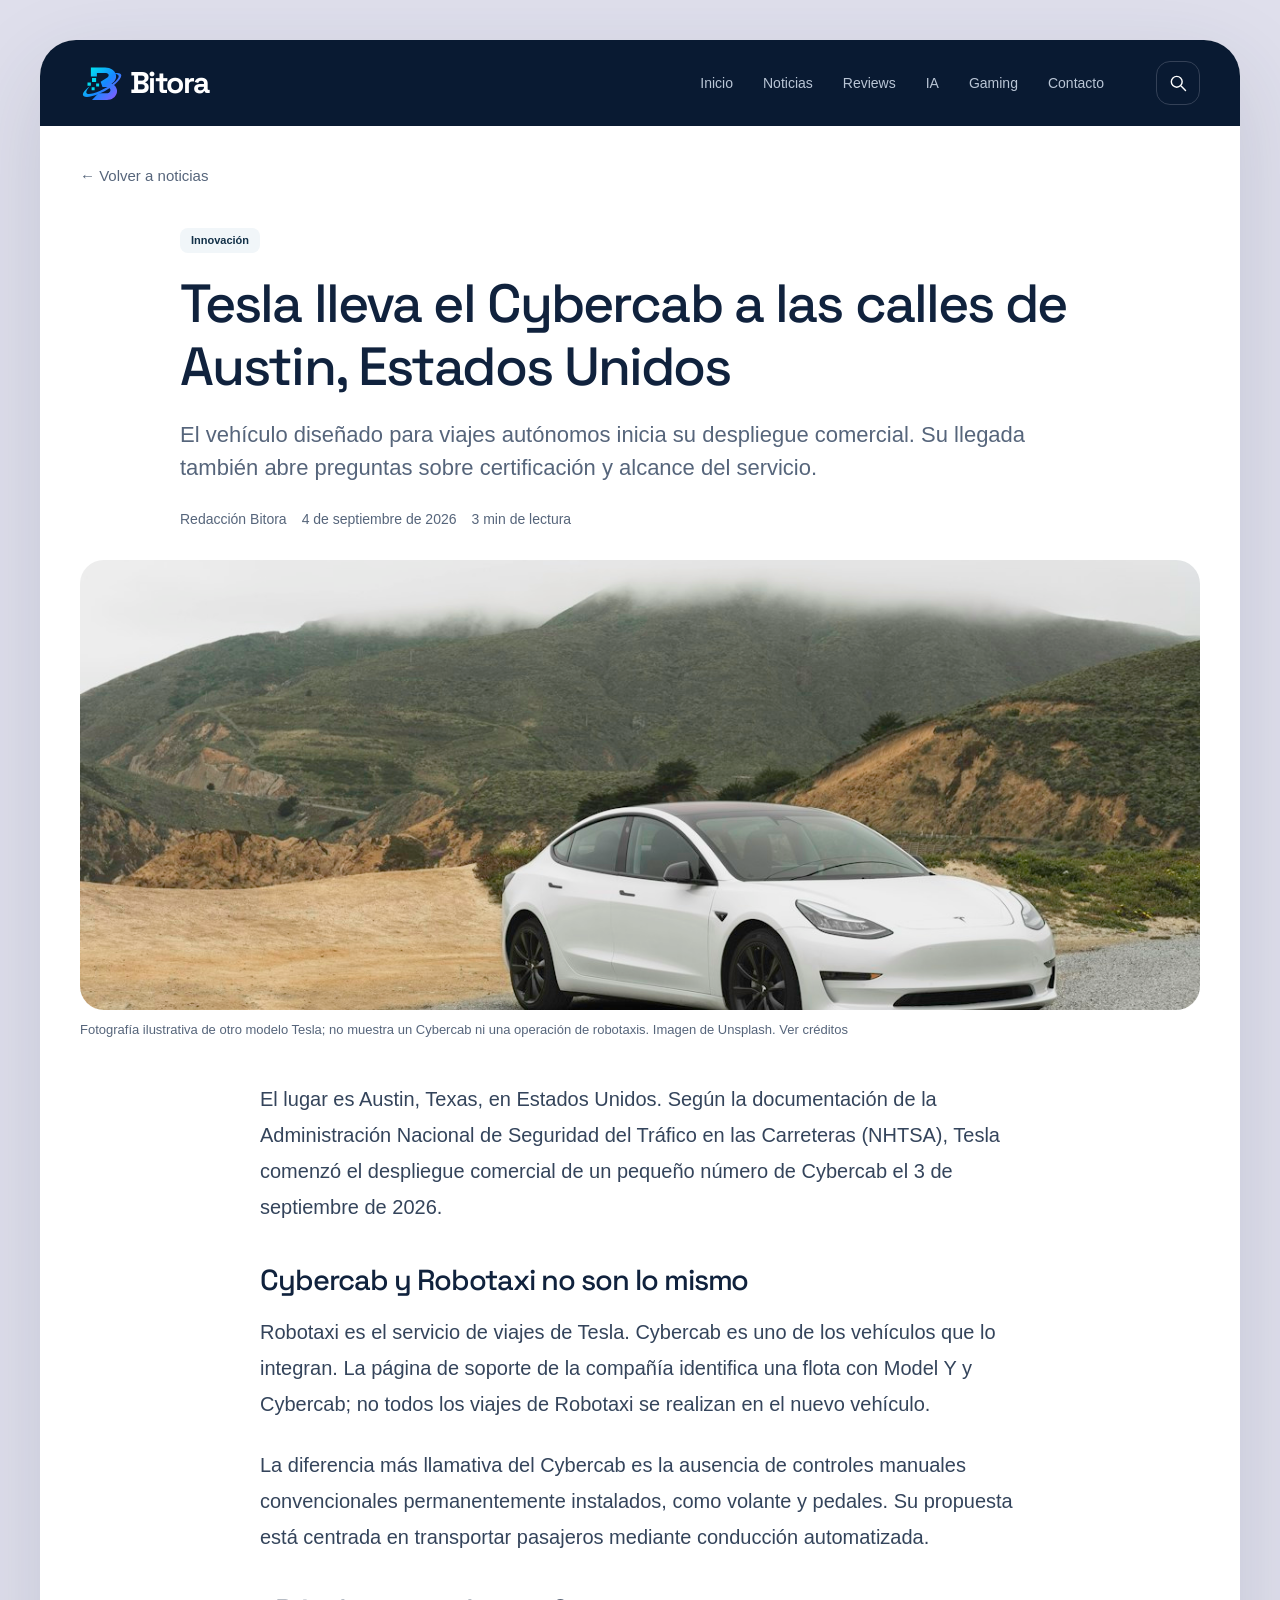
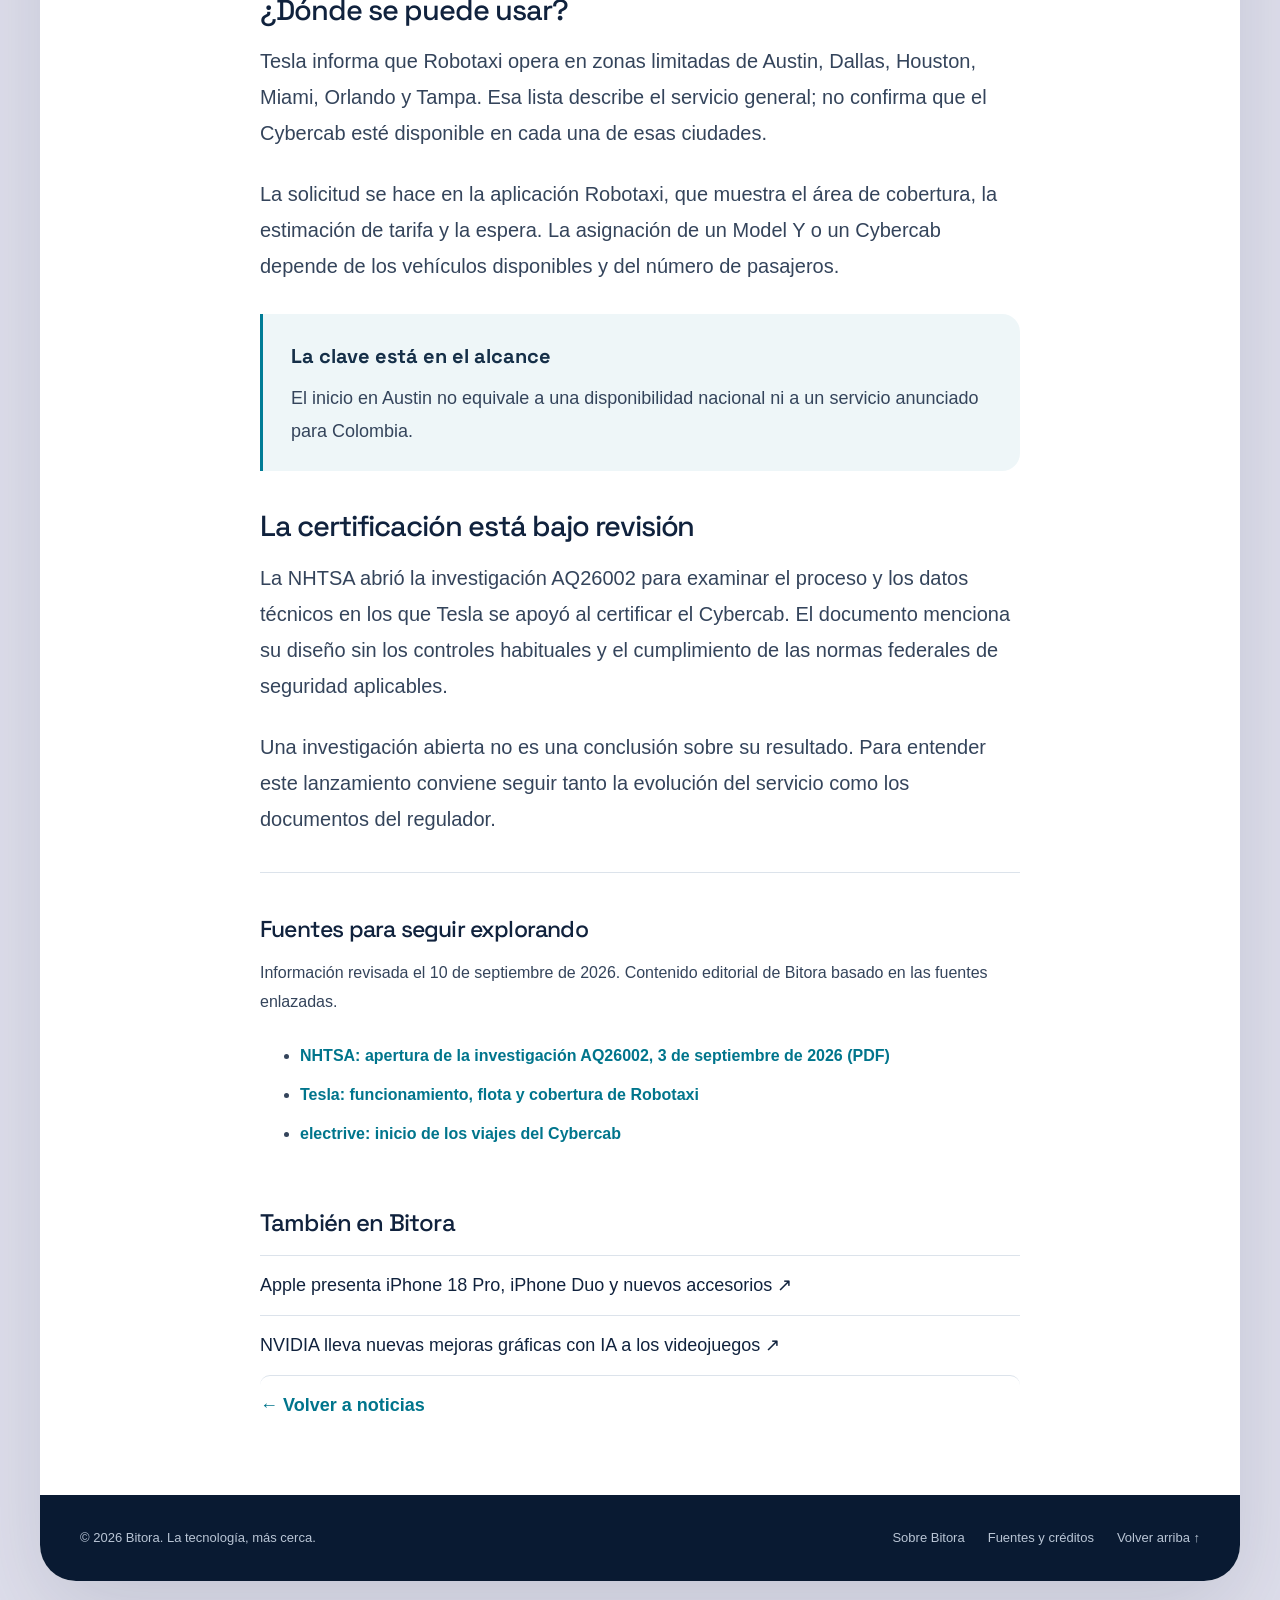
<file: noticias/tesla.html>
<!doctype html>
<html lang="es"><head><meta charset="utf-8"><meta name="viewport" content="width=device-width, initial-scale=1">
<title>Tesla lleva el Cybercab a las calles de Austin, Estados Unidos | Bitora</title><meta name="description" content="El vehículo diseñado para viajes autónomos inicia su despliegue comercial. Su llegada también abre preguntas sobre certificación y alcance del servicio."><meta name="theme-color" content="#050713">
<link rel="icon" href="../assets/logo.svg" type="image/svg+xml"><link rel="stylesheet" href="../assets/styles.css"><link rel="stylesheet" href="../assets/theme.css"><script src="../assets/app.js" defer></script></head>
<body><a class="skip" href="#contenido">Saltar al contenido</a><header class="site-header">
      <div class="wrap header-inner">
        <a class="brand" href="../index.html#inicio" aria-label="Bitora, inicio"
          ><img src="../assets/logo.svg" alt="" width="53" height="49" />Bitora</a
        >
        <nav class="site-nav" id="main-nav" aria-label="Navegación principal">
          <a href="../index.html#inicio">Inicio</a
          ><a href="../index.html#noticias">Noticias</a><a href="../index.html#reviews">Reviews</a
          ><a href="../index.html#ia">IA</a><a href="../index.html#gaming">Gaming</a
          ><a href="../index.html#contacto">Contacto</a>
        </nav>
        <a class="header-search" href="../index.html#noticias" aria-label="Buscar noticias"
          ><svg class="icon" viewBox="0 0 24 24" aria-hidden="true">
            <circle cx="10.5" cy="10.5" r="6.5" />
            <path d="m16 16 5 5" /></svg
        ></a>
        <button
          class="menu-toggle"
          aria-controls="main-nav"
          aria-expanded="false"
        >
          Menú
        </button>
      </div>
    </header>
<main class="wrap" id="contenido"><div class="article-top"><a class="back-link" href="../index.html#noticias">← Volver a noticias</a></div>
<article><header class="article-heading"><span class="tag purple">Innovación</span><h1>Tesla lleva el Cybercab a las calles de Austin, Estados Unidos</h1><p>El vehículo diseñado para viajes autónomos inicia su despliegue comercial. Su llegada también abre preguntas sobre certificación y alcance del servicio.</p><div class="meta"><span>Redacción Bitora</span><time datetime="2026-09-04">4 de septiembre de 2026</time><span>3 min de lectura</span></div></header>
<figure class="article-figure"><img src="../assets/images/tesla.jpg" alt="Automóvil Tesla blanco en una carretera junto a montañas; no es un Cybercab" width="1200" height="800"><figcaption>Fotografía ilustrativa de otro modelo Tesla; no muestra un Cybercab ni una operación de robotaxis. Imagen de Unsplash. <a href="../creditos.html">Ver créditos</a></figcaption></figure>
<div class="article-body"><p>El lugar es Austin, Texas, en Estados Unidos. Según la documentación de la Administración Nacional de Seguridad del Tráfico en las Carreteras (NHTSA), Tesla comenzó el despliegue comercial de un pequeño número de Cybercab el 3 de septiembre de 2026.</p>
<h2>Cybercab y Robotaxi no son lo mismo</h2>
<p>Robotaxi es el servicio de viajes de Tesla. Cybercab es uno de los vehículos que lo integran. La página de soporte de la compañía identifica una flota con Model Y y Cybercab; no todos los viajes de Robotaxi se realizan en el nuevo vehículo.</p>
<p>La diferencia más llamativa del Cybercab es la ausencia de controles manuales convencionales permanentemente instalados, como volante y pedales. Su propuesta está centrada en transportar pasajeros mediante conducción automatizada.</p>
<h2>¿Dónde se puede usar?</h2>
<p>Tesla informa que Robotaxi opera en zonas limitadas de Austin, Dallas, Houston, Miami, Orlando y Tampa. Esa lista describe el servicio general; no confirma que el Cybercab esté disponible en cada una de esas ciudades.</p>
<p>La solicitud se hace en la aplicación Robotaxi, que muestra el área de cobertura, la estimación de tarifa y la espera. La asignación de un Model Y o un Cybercab depende de los vehículos disponibles y del número de pasajeros.</p>
<div class="takeaway"><strong>La clave está en el alcance</strong><p>El inicio en Austin no equivale a una disponibilidad nacional ni a un servicio anunciado para Colombia.</p></div>
<h2>La certificación está bajo revisión</h2>
<p>La NHTSA abrió la investigación AQ26002 para examinar el proceso y los datos técnicos en los que Tesla se apoyó al certificar el Cybercab. El documento menciona su diseño sin los controles habituales y el cumplimiento de las normas federales de seguridad aplicables.</p>
<p>Una investigación abierta no es una conclusión sobre su resultado. Para entender este lanzamiento conviene seguir tanto la evolución del servicio como los documentos del regulador.</p><section class="article-sources" aria-label="Fuentes del artículo"><h2>Fuentes para seguir explorando</h2><p>Información revisada el 10 de septiembre de 2026. Contenido editorial de Bitora basado en las fuentes enlazadas.</p><ul><li><a href="https://static.nhtsa.gov/odi/inv/2026/INOA-AQ26002-17078.pdf" target="_blank" rel="noopener noreferrer">NHTSA: apertura de la investigación AQ26002, 3 de septiembre de 2026 (PDF) <span class="sr-only">(abre en otra pestaña)</span></a></li><li><a href="https://www.tesla.com/support/robotaxi" target="_blank" rel="noopener noreferrer">Tesla: funcionamiento, flota y cobertura de Robotaxi <span class="sr-only">(abre en otra pestaña)</span></a></li><li><a href="https://www.electrive.com/2026/09/04/tesla-debuts-cybercab-autonomous-rides/" target="_blank" rel="noopener noreferrer">electrive: inicio de los viajes del Cybercab <span class="sr-only">(abre en otra pestaña)</span></a></li></ul></section></div></article>
<aside class="related"><h2>También en Bitora</h2><a href="apple.html">Apple presenta iPhone 18 Pro, iPhone Duo y nuevos accesorios <span aria-hidden="true">↗</span></a><a href="nvidia.html">NVIDIA lleva nuevas mejoras gráficas con IA a los videojuegos <span aria-hidden="true">↗</span></a><a class="text-link" href="../index.html#noticias">← Volver a noticias</a></aside></main><footer class="site-footer">
      <div class="wrap footer-inner">
        <span>© 2026 Bitora. La tecnología, más cerca.</span>
        <div class="footer-links">
          <a href="../index.html#sobre-bitora">Sobre Bitora</a
          ><a href="../creditos.html">Fuentes y créditos</a
          ><a href="../index.html#inicio">Volver arriba ↑</a>
        </div>
      </div>
    </footer></body></html>
</file>
<file: assets/styles.css>
@font-face{font-family:Space Grotesk;src:url('fonts/space-grotesk.ttf') format('truetype');font-weight:300 700;font-display:swap}
@font-face{font-family:Source Sans 3;src:url('fonts/source-sans-3.ttf') format('truetype');font-weight:200 900;font-display:swap}
:root{color-scheme:dark;--bg:#050713;--surface:#10182a;--text:#f5f7ff;--muted:#afbbd0;--cyan:#00d9ee;--violet:#8552ff;--line:#263047;--heading:'Space Grotesk',sans-serif;--body:'Source Sans 3',sans-serif}
*{box-sizing:border-box}html{scroll-behavior:smooth;scroll-padding-top:110px}body{margin:0;background:var(--bg);color:var(--text);font:18px/1.6 var(--body)}a{color:inherit;text-decoration:none}button,input{font:inherit}button,a,input{-webkit-tap-highlight-color:transparent}button{cursor:pointer}img{display:block;max-width:100%}button{color:inherit}a:hover{color:var(--cyan)}:focus-visible{outline:3px solid var(--cyan);outline-offset:5px}::selection{background:var(--cyan);color:var(--bg)}[hidden]{display:none!important}h1,h2,h3,h4,p{margin:0}h1,h2,h3,h4{font-family:var(--heading);line-height:1.16;letter-spacing:-.045em}h2{font-size:34px}h3{font-size:25px}p{color:var(--muted)}.wrap{width:min(1240px,calc(100% - 80px));margin-inline:auto}.skip{position:fixed;left:15px;top:-100px;background:var(--cyan);color:var(--bg);z-index:100;padding:10px 20px}.skip:focus{top:10px}.site-header{position:sticky;top:0;z-index:30;background:rgba(5,7,19,.96);border-bottom:1px solid var(--line);backdrop-filter:blur(18px)}.header-inner{height:88px;display:flex;align-items:center;gap:32px}.brand{display:inline-flex;align-items:center;gap:5px;flex-shrink:0;font:700 35px/1 var(--heading);letter-spacing:-2px}.brand img{width:53px;height:49px}.site-nav{display:flex;gap:29px;margin-left:auto;align-items:center}.site-nav a{font-size:16px;color:var(--muted);position:relative;padding:31px 0}.site-nav a:hover,.site-nav a.active{color:var(--text)}.site-nav a.active:after{content:'';position:absolute;bottom:20px;left:0;right:0;height:2px;background:var(--cyan)}.header-search{display:flex;align-items:center;justify-content:center;width:42px;height:42px;border:1px solid var(--line);border-radius:50%;margin-left:20px}.icon{width:20px;height:20px;fill:none;stroke:currentColor;stroke-width:1.7;stroke-linecap:round;stroke-linejoin:round;vertical-align:middle;flex-shrink:0}.menu-toggle{display:none;background:none;border:1px solid var(--line);border-radius:6px;padding:8px 13px}.intro{display:flex;justify-content:space-between;align-items:flex-end;padding:43px 0 28px;gap:20px}.intro h1{font-size:clamp(29px,3vw,42px);max-width:800px}.intro p{margin-top:9px;font-size:17px}.edition{font-size:14px;white-space:nowrap;padding-bottom:4px;text-align:right}.edition strong{font-weight:500;color:var(--text);display:block}.edition span:before{content:'';display:inline-block;width:6px;height:6px;background:var(--cyan);border-radius:50%;margin:0 7px 2px 0}.lead-grid{display:grid;grid-template-columns:1.5fr 1fr;gap:22px}.lead{border-radius:12px;overflow:hidden;position:relative;min-height:516px;background:var(--surface)}.lead-image{width:100%;height:100%;position:absolute;object-fit:cover;object-position:50% 34%;filter:brightness(.78)}.lead:after{content:'';position:absolute;inset:0;pointer-events:none;background:linear-gradient(180deg,rgba(5,7,19,.08) 8%,rgba(5,7,19,.08) 28%,rgba(5,7,19,.96) 94%)}.lead-copy{position:absolute;z-index:2;bottom:0;padding:33px}.lead h2{font-size:clamp(31px,3.1vw,44px);max-width:650px;margin:15px 0 14px}.lead-copy>p{max-width:560px;color:#d3d9e6;font-size:17px;line-height:1.45}.tag{display:inline-flex;align-items:center;font-size:13px;font-weight:650;line-height:1;padding:7px 11px;border-radius:4px;color:var(--cyan);background:#073d48}.tag.purple{background:#30224e;color:#ccb5ff}.tag.green{background:#243a22;color:#b6ee93}.meta{display:flex;flex-wrap:wrap;align-items:center;gap:18px;font-size:13px;color:var(--muted);margin-top:19px}.meta span{display:flex;align-items:center;gap:6px}.meta .icon{width:14px;height:14px}.image-note{position:absolute;right:15px;top:15px;z-index:3;background:#050713d9;color:#d3d9e6;font-size:11px;padding:3px 8px;border-radius:3px;pointer-events:none}.feature-side{display:grid;gap:20px}.side-story{display:grid;grid-template-columns:45% 1fr;border:1px solid var(--line);border-radius:10px;overflow:hidden;min-width:0;background:#0b1020}.side-photo{position:relative;overflow:hidden}.side-photo img{width:100%;height:100%;object-fit:cover}.side-photo .image-note{top:auto;bottom:10px;right:8px;font-size:10px}.side-copy{padding:24px 22px;align-self:center}.side-copy h2{font-size:25px;margin-top:13px;line-height:1.17}.side-copy .meta{gap:8px;margin-top:15px;font-size:12px}.text-link{display:inline-flex;align-items:center;gap:10px;color:var(--cyan);font-weight:600;font-size:15px}.side-copy .text-link{margin-top:14px}.topic-strip{display:flex;align-items:center;gap:25px;border-bottom:1px solid var(--line);padding:24px 0 25px;font-size:14px;color:var(--muted)}.topic-strip>strong{color:var(--text);font-weight:600;white-space:nowrap}.topic-strip a{white-space:nowrap}.topic-strip a:before{content:'#';color:var(--cyan);margin-right:5px}.topic-strip .topic-links{display:flex;flex-wrap:wrap;gap:24px}.section{padding:62px 0;border-bottom:1px solid var(--line);scroll-margin-top:18px}.section-head{display:flex;justify-content:space-between;align-items:center;gap:20px;margin-bottom:26px}.section-head h2{display:flex;align-items:center;gap:13px}.section-head h2:before{content:'';width:4px;height:26px;background:var(--cyan);border-radius:2px}.section-head p{font-size:16px;margin-top:7px}.small-count{font-size:14px;color:var(--muted)}.news-controls{display:flex;justify-content:space-between;align-items:center;gap:20px;margin-bottom:25px}.filters{display:flex;gap:8px;flex-wrap:wrap}.filter{background:transparent;color:var(--muted);border:1px solid var(--line);padding:7px 16px;border-radius:6px;font-size:14px;min-height:40px}.filter:hover{border-color:var(--cyan);color:var(--text)}.filter[aria-pressed=true]{background:var(--cyan);border-color:var(--cyan);color:var(--bg);font-weight:650}.search-box{display:flex;align-items:center;gap:10px;background:#0c1222;border:1px solid var(--line);padding:8px 14px;border-radius:6px;min-width:260px;color:var(--muted)}.search-box input{width:100%;min-width:0;background:none;border:0;color:var(--text);font-size:15px;outline-offset:1px}.search-box input::placeholder{color:var(--muted)}.news-grid{display:grid;grid-template-columns:repeat(3,1fr);gap:27px}.news-card{min-width:0}.card-image{position:relative;display:block;overflow:hidden;border-radius:8px;background:var(--surface)}.card-image img{width:100%;height:215px;object-fit:cover}.card-image .tag{position:absolute;bottom:13px;left:14px}.card-image .image-note{font-size:10px;right:10px;top:10px}.news-card h3{font-size:23px;margin:13px 0 11px;line-height:1.25}.news-card .meta{margin-top:15px}.news-card p{font-size:16px;line-height:1.5}.card-bottom{display:flex;justify-content:space-between;align-items:center;margin-top:19px}.round-link{border:1px solid var(--line);border-radius:50%;width:34px;height:34px;display:flex;align-items:center;justify-content:center}.empty{padding:45px 20px;text-align:center;border:1px dashed var(--line);border-radius:8px}.empty h3{font-size:23px}.empty p{margin:10px 0 20px}.button{display:inline-flex;align-items:center;justify-content:center;gap:12px;min-height:46px;border:1px solid var(--cyan);border-radius:5px;padding:10px 22px;background:var(--cyan);color:var(--bg);font-size:16px;font-weight:650}.button:hover{background:#7eeef8;border-color:#7eeef8;color:var(--bg)}.button.secondary{background:transparent;color:var(--text);border-color:#46516b}.button.secondary:hover{border-color:var(--cyan);color:var(--cyan)}.review-layout{display:grid;grid-template-columns:.85fr 1.15fr;gap:65px;align-items:center}.review-intro h2{font-size:42px;max-width:430px;margin:17px 0}.review-intro p{font-size:17px}.review-label{font-size:14px;color:#ccb5ff;display:flex;gap:8px;align-items:center}.review-intro .text-link{margin-top:23px}.comparison{border:1px solid var(--line);border-radius:10px;background:#0b1020;overflow:hidden}.comparison-head{display:grid;grid-template-columns:1fr 1fr;text-align:center;gap:1px;background:var(--line);border-bottom:1px solid var(--line)}.comparison-product{padding:23px 15px;background:#101628}.comparison-product h3{font-size:20px;margin-top:10px}.comparison-product p{font-size:13px;margin-top:4px}.device{width:38px;height:64px;border-radius:8px;border:2px solid #91a3d3;margin:0 auto;background:linear-gradient(145deg,#0c294e,#3667b0,#692ead);box-shadow:inset 0 0 0 3px #060b18;position:relative}.device:after{content:'';position:absolute;top:6px;left:35%;width:30%;height:4px;background:#050713;border-radius:10px}.device.duo{width:72px;background:linear-gradient(130deg,#07494e,#1b598d,#853ec0)}.device.duo:before{content:'';position:absolute;left:50%;top:2px;bottom:2px;width:2px;background:#050713aa}.comparison table{width:100%;border-collapse:collapse;font-size:14px;text-align:left;table-layout:fixed}.comparison th,.comparison td{padding:12px 15px;border-bottom:1px solid var(--line);vertical-align:top}.comparison th{font-weight:500;color:var(--muted);width:29%}.comparison tr:last-child>*{border:0}.comparison small{display:block;padding:0 15px 15px;color:var(--muted);font-size:12px}.duo-sections{display:grid;grid-template-columns:1fr 1fr;gap:28px;padding:62px 0;border-bottom:1px solid var(--line)}.topic-panel{padding:32px;background:#10152a;border:1px solid #30304f;border-radius:10px;position:relative;overflow:hidden;scroll-margin-top:110px;display:flex;flex-direction:column}.topic-panel.gaming{background:#101e24;border-color:#25404b}.topic-panel-top{display:flex;align-items:center;gap:11px;color:#c2a4ff;font-size:15px;margin-bottom:24px}.gaming .topic-panel-top{color:var(--cyan)}.topic-panel h2{font-size:31px;max-width:400px}.topic-panel p{font-size:16px;margin:15px 0 24px;max-width:470px}.topic-panel .text-link{margin-top:auto}.topic-panel .topic-sub-links{border-top:1px solid var(--line);padding-top:17px;margin-top:22px;display:flex;flex-direction:column;gap:9px;font-size:14px}.topic-sub-links a{display:flex;justify-content:space-between;gap:12px}.about{display:grid;grid-template-columns:.68fr 1fr 1fr;gap:45px}.about-brand .brand{font-size:43px}.about-brand .brand img{width:65px;height:60px}.about-brand p{font-size:16px;margin-top:16px;max-width:240px}.about h3{font-size:22px;margin-bottom:14px}.about p{font-size:16px}.about-heading{margin-bottom:32px}.contact{display:flex;justify-content:space-between;align-items:center;gap:30px;padding:47px 0}.contact h2{font-size:30px;margin-bottom:7px}.contact p{font-size:16px}.contact-info{text-align:right}.contact-info strong{display:block;font:500 23px var(--heading);color:var(--cyan);overflow-wrap:anywhere}.contact-info small{color:var(--muted);font-size:13px}.site-footer{border-top:1px solid var(--line);padding:24px 0}.footer-inner{display:flex;justify-content:space-between;gap:25px;align-items:center;font-size:13px;color:var(--muted)}.footer-links{display:flex;gap:23px}.credits{max-width:850px;margin:0 auto;padding:60px 0}.credits h1{font-size:44px;margin-bottom:20px}.credits h2{font-size:26px;margin:35px 0 15px}.credits p,.credits li{margin-bottom:15px;color:var(--muted)}.credits a{color:var(--cyan);overflow-wrap:anywhere}.article-top{padding-top:36px}.back-link{font-size:15px;color:var(--muted);display:inline-flex;gap:10px;align-items:center}.article-heading{max-width:920px;margin:36px auto 30px}.article-heading h1{font-size:clamp(34px,4.2vw,57px);margin:20px 0}.article-heading>p{font-size:22px;line-height:1.5}.article-heading .meta{margin-top:24px;font-size:14px}.article-figure{margin:0}.article-figure>img{width:100%;height:450px;object-fit:cover;border-radius:12px}.article-figure figcaption{font-size:13px;color:var(--muted);margin-top:10px}.article-body{max-width:760px;margin:40px auto 0;font-size:20px;line-height:1.8}.article-body p{margin-bottom:25px;color:#c8d1e0}.article-body h2{font-size:29px;margin:38px 0 17px}.article-body li{color:#c8d1e0;margin-bottom:9px}.article-body a{color:var(--cyan);overflow-wrap:anywhere}.takeaway{border-left:3px solid var(--cyan);background:var(--surface);padding:24px 28px;margin:30px 0}.takeaway strong{font-family:var(--heading);font-size:20px}.takeaway p{font-size:18px;margin:8px 0 0}.article-sources{border-top:1px solid var(--line);padding-top:5px;margin-top:35px;font-size:16px}.article-sources h2{font-size:23px}.article-sources li{margin-bottom:10px}.related{padding:45px 0 60px;max-width:760px;margin:auto}.related h2{font-size:24px;margin-bottom:18px}.related a{display:block;border-top:1px solid var(--line);padding:15px 0;font-size:18px}.sr-only{position:absolute;width:1px;height:1px;overflow:hidden;clip:rect(0,0,0,0);white-space:nowrap}
@media(min-width:1600px){.wrap{width:min(1340px,calc(100% - 100px))}.lead{min-height:560px}.side-copy h2{font-size:28px}}
@media(max-width:1050px){.wrap{width:calc(100% - 48px)}.site-nav{gap:19px}.header-inner{gap:15px}.header-search{margin-left:0}.lead-grid{grid-template-columns:1.25fr 1fr;gap:18px}.side-story{grid-template-columns:1fr}.side-photo{height:135px}.side-copy{padding:16px 19px}.side-copy h2{font-size:22px;margin-top:9px}.side-copy .text-link{display:none}.side-copy .meta{margin-top:8px}.lead{min-height:570px}.lead-copy{padding:27px}.lead h2{font-size:36px}.news-controls{align-items:stretch;flex-direction:column}.search-box{max-width:360px}.news-grid{gap:20px}.card-image img{height:180px}.news-card h3{font-size:21px}.review-layout{gap:32px;grid-template-columns:1fr 1.2fr}.review-intro h2{font-size:34px}.about{gap:25px;grid-template-columns:.7fr 1fr 1fr}.about-brand .brand{font-size:33px}.about-brand .brand img{width:43px}.topic-strip .topic-links{gap:14px}.edition{display:none}}
@media(max-width:760px){html{scroll-padding-top:92px}.wrap{width:calc(100% - 36px)}.header-inner{height:74px;gap:14px}.brand{font-size:30px}.brand img{width:45px;height:42px}.menu-toggle{display:block;order:3;margin-left:0;font-size:14px}.header-search{margin-left:auto;width:38px;height:38px}.site-nav{display:none;position:absolute;top:74px;left:0;right:0;background:#0c1222;border-bottom:1px solid var(--line);padding:16px 24px;grid-template-columns:repeat(3,1fr);gap:7px}.site-nav.is-open{display:grid}.site-nav a{padding:12px 6px;text-align:center}.site-nav a.active:after{bottom:6px;left:20%;right:20%}.intro{padding:31px 0 23px}.intro h1{font-size:31px;max-width:480px}.intro p{font-size:15px}.lead-grid{grid-template-columns:1fr;gap:16px}.lead{min-height:480px}.lead h2{font-size:34px}.lead-copy{padding:25px}.lead-copy>p{font-size:16px}.feature-side{grid-template-columns:1fr 1fr;gap:15px}.side-photo{height:140px}.side-copy{padding:16px}.side-copy h2{font-size:21px}.side-copy .meta{font-size:11px}.topic-strip{align-items:flex-start;gap:15px;padding:23px 0;font-size:13px}.topic-strip .topic-links{gap:8px 16px}.section{padding:42px 0}.section-head{align-items:flex-start;margin-bottom:23px}.section-head h2{font-size:28px}.section-head p{font-size:15px}.news-grid{grid-template-columns:1fr}.news-card{display:grid;grid-template-columns:40% 1fr;gap:18px;border-bottom:1px solid var(--line);padding-bottom:24px}.news-card:last-child{border:0;padding-bottom:0}.card-image img{height:100%;min-height:215px}.news-card h3{margin-top:10px;font-size:23px}.news-card .meta{margin-top:0;font-size:12px;gap:9px}.news-card p{font-size:15px}.card-bottom{margin-top:14px}.news-controls{gap:17px}.filters{gap:7px}.filter{padding:7px 13px}.search-box{max-width:none}.small-count{white-space:nowrap;font-size:12px;padding-top:6px}.review-layout{grid-template-columns:1fr;gap:30px}.review-intro h2{max-width:520px}.duo-sections{padding:42px 0;grid-template-columns:1fr;gap:20px}.topic-panel{padding:26px;scroll-margin-top:94px}.topic-panel h2{font-size:29px}.about{grid-template-columns:1fr 1fr;gap:30px}.about-brand{grid-column:1/-1}.about-brand p{max-width:none;margin-top:6px}.contact{align-items:flex-start;flex-direction:column;gap:22px;padding:36px 0}.contact-info{text-align:left}.contact-info strong{font-size:21px}.footer-inner{align-items:flex-start;flex-direction:column;gap:13px}.article-heading{margin:28px auto}.article-heading h1{font-size:36px}.article-heading>p{font-size:19px}.article-figure>img{height:310px}.article-body{font-size:18px;margin-top:30px}.article-body h2{font-size:26px}.credits{padding:35px 0}.credits h1{font-size:36px}}
@media(max-width:420px){.feature-side{grid-template-columns:1fr}.side-story{grid-template-columns:40% 1fr}.side-photo{height:auto}.side-copy h2{font-size:21px}.lead{min-height:470px}.lead-copy{padding:22px}.lead h2{font-size:30px}.lead-copy>p{font-size:15px}.news-card{display:block}.card-image img{height:200px;min-height:0}.news-card .meta{margin-top:16px}.news-card h3{font-size:24px}.about{grid-template-columns:1fr}.about-brand{grid-column:auto}.comparison th,.comparison td{padding:10px;font-size:13px}.comparison-product h3{font-size:18px}.section-head{gap:10px}.section-head h2{font-size:26px}.topic-strip{flex-direction:column;gap:10px}}
@media(prefers-reduced-motion:reduce){html{scroll-behavior:auto}*,*:before,*:after{animation:none!important;transition:none!important}}
@media print{.site-header,.site-footer,.news-controls,.related,.header-search,.back-link{display:none}.wrap{width:100%}body{background:white;color:black}p,.article-body p{color:#222}a{color:#222}.article-figure>img{height:250px}.takeaway{background:#eee}.article-body{max-width:none}}
</file>
<file: assets/theme.css>
/* Bitora — floating layout. Base structure lives in styles.css. */
:root{--radius-page:36px;--radius-control:14px;--shadow-soft:0 5px 16px #18334f0b;--shadow-control:0 5px 12px #002d4e24;--shadow-panel:0 12px 30px #142a4210;--shadow-page:0 30px 90px #26334a26;--motion:180ms ease;color-scheme:light;--bg:#ffffff;--surface:#f1f5f9;--text:#10223d;--muted:#56657b;--cyan:#007c96;--line:#dce3eb;--heading:'Space Grotesk',sans-serif}

body{background:#fff;font-size:17px;width:min(1280px,calc(100% - 80px));margin:40px auto;border-radius:var(--radius-page);box-shadow:var(--shadow-page)}
h1,h2,h3{letter-spacing:-.035em;font-weight:500}
.wrap{width:min(1120px,calc(100% - 80px))}
.site-header{position:sticky;top:0;background:#091a32;border:0;color:#fff;backdrop-filter:none;border-radius:var(--radius-page) var(--radius-page) 0 0}.site-header.is-scrolled{border-radius:0}
.header-inner{height:86px}
.brand{font-size:30px;letter-spacing:-1.6px}
.brand img{width:45px;height:45px}
.site-nav{gap:30px}
.site-nav a{font-size:14px;color:#b9c5d5}
.site-nav a:hover,.site-nav a.active{color:white}
.site-nav a.active:after{background:#32c4dd;height:1px;bottom:22px}
.header-search{border-color:#344157;width:36px;height:36px}
.menu-toggle{border-color:#41526c}
.site-header a:hover{color:#57d5e8}
.site-footer{background:#091a32;color:#d0d8e4;border:0;padding:33px 0;border-radius:0 0 var(--radius-page) var(--radius-page)}
.footer-inner{color:#b9c5d5}
.site-footer a:hover{color:#57d5e8}
.home main>.section{width:min(1120px,calc(100% - 80px));margin-inline:auto}
.hero-section{color:#fff;position:relative;overflow:visible;isolation:isolate}
.hero-section:before{content:none}
.hero-layout{position:relative;display:grid;grid-template-columns:1fr 1fr;align-items:center;min-height:540px;gap:30px;padding-block:50px 65px}
.hero-text{position:relative;z-index:2}
.hero-kicker{font-size:14px;color:#76cada;margin-bottom:20px}
.hero-text h1{font-size:clamp(39px,3.8vw,53px);line-height:1.13;letter-spacing:-.045em;color:#fff;margin-bottom:22px}
.hero-slogan{color:#edf2f8;font-size:18px;margin-bottom:13px}
.hero-description{font-size:16px;max-width:400px;line-height:1.75;color:#b1bfd1;margin-bottom:32px}
.button{border-radius:var(--radius-control);background:#25c0dc;border-color:#25c0dc;color:#062039;font-size:14px;padding:12px 23px;min-height:46px;font-weight:650;box-shadow:var(--shadow-control);transition:transform var(--motion),box-shadow var(--motion),background-color var(--motion)}
.button:hover{background:#7ee7f6;border-color:#7ee7f6;color:#062039}
.hero-about{font-size:14px;display:inline-block;margin-left:23px;color:#dae5f2}
.hero-about:hover{color:#7ee7f6}
.hero-preview{position:absolute;right:0;bottom:-16px;width:480px;height:500px;perspective:1200px;z-index:4;--tilt-x:0deg;--tilt-y:0deg}
.preview-phone{position:absolute;width:218px;height:485px;padding:5px;border:1px solid #8193a6;border-radius:39px;background:linear-gradient(110deg,#c2ccd6,#465666 13%,#182737 48%,#92a0ad 90%,#d2dce4);box-shadow:inset 1px 1px 2px #fff9,inset -2px -1px 2px #0009,5px 3px 0 #45515e,8px 5px 0 #152638,18px 28px 32px #08172940;color:#fff;transform-style:preserve-3d;overflow:visible;transition:transform 240ms ease-out}
.phone-front{left:15px;bottom:45px;top:auto;z-index:2;transform:rotateX(var(--tilt-x)) rotateY(calc(-14deg + var(--tilt-y))) rotateZ(-12deg)}
.phone-back{right:14px;bottom:0;top:auto;z-index:1;transform:rotateX(var(--tilt-x)) rotateY(calc(-19deg + var(--tilt-y))) rotateZ(16deg)}
.phone-bar{display:flex;gap:5px;align-items:center;padding:10px 12px;font:600 17px var(--heading);letter-spacing:-.6px}
.phone-bar img{width:25px;height:25px}
.phone-photo{width:100%;height:140px;object-fit:cover}
.phone-front .phone-photo{object-position:center 30%}
.phone-copy{padding:14px 14px 25px}
.phone-copy>span{color:#67d1df;font-size:10px}
.phone-copy h2{font-size:20px;line-height:1.16;color:#fff;margin:8px 0}
.phone-copy p{font-size:12px;line-height:1.5;color:#c7d1df}
.phone-copy a{display:inline-flex;align-items:center;justify-content:center;min-height:44px;color:#072033;background:#45c7db;font-size:12px;font-weight:650;padding:7px 14px;border-radius:10px;margin-top:12px;box-shadow:0 3px 7px #0003}
.phone-back .phone-copy a{float:right}
.preview-caption{position:absolute;bottom:-42px;right:30px;font-size:11px;color:#536177}
.topic-intro{display:grid;grid-template-columns:repeat(3,1fr);gap:20px;padding-block:145px 12px;border:0}
.topic-intro>a{display:flex;gap:16px;align-items:center;background:#f1f6fa;padding:23px 18px;border:1px solid #e7edf3;border-radius:20px;box-shadow:var(--shadow-soft)}
.topic-symbol{color:#00879c;background:#eaf8fb;width:44px;height:44px;border-radius:50%;display:flex;align-items:center;justify-content:center;font:26px var(--heading);flex-shrink:0}
.topic-intro strong{font:500 16px var(--heading)}
.topic-intro p{font-size:13px;margin-top:5px}
.section{padding:80px 0;border:0}
.section-head{margin-bottom:29px;align-items:flex-end}
.section-head h2{font-size:34px}
.section-head h2:before{display:none}
.section-head p{font-size:16px;margin-top:10px}
.news-controls{margin-bottom:30px;gap:20px;align-items:center}
.filter{border-radius:12px;border:1px solid transparent;font-size:13px;padding:8px 12px;min-height:44px;transition:background-color var(--motion),box-shadow var(--motion),transform var(--motion)}
.filter[aria-pressed=true]{color:#fff;background:#00758c;border-color:#00758c;box-shadow:0 4px 9px #00566e30}
.filter:hover{border-color:#8fa8b4}
.search-box{background:#fff;border:1px solid #cbd7e2;border-radius:18px;min-width:270px;min-height:52px;box-shadow:var(--shadow-soft);padding:4px 12px 4px 16px;transition:box-shadow var(--motion),border-color var(--motion)}
.search-box input{font-size:14px;color:#10223d;width:100%;padding:8px 0}
.news-grid{gap:24px}
.card-image{border-radius:20px 20px 0 0}
.card-image img{height:225px}
.tag,.tag.purple,.tag.green{color:#123047;background:#f1f6f9;border-radius:8px;font-size:11px;font-weight:600}
.image-note{border-radius:6px;background:#091a32e8;color:#fff}
.news-card h3{font-size:22px;line-height:1.3;font-weight:500}
.news-card p{font-size:16px}
.meta{font-size:12px;gap:15px}
.text-link{color:#00758c;font-size:14px;font-weight:600;transition:color var(--motion)}
.card-bottom{margin-top:20px}
.card-bottom .small-count{display:none}
.card-bottom .text-link span{display:none}
.empty{border-color:#b6c7d1;background:#f5f8fa;border-radius:20px}
.review-layout{grid-template-columns:1fr 1fr;gap:80px}
.review-intro{order:2}
.review-intro h2{font-size:38px;line-height:1.2}
.review-label{color:#00758c;font-size:14px}
.review-label svg{display:none}
.comparison{order:1;border:1px solid #e3eaf2;background:#f0f5fa;border-radius:24px;padding:15px;box-shadow:var(--shadow-soft)}
.comparison-head{background:#e5ecf3;border-color:#d2dce6;border-radius:16px;overflow:hidden}
.comparison-product{background:#f0f5fa;padding:25px 12px}
.comparison-product h3{font-size:18px}
.comparison-product p{color:#536177}
.comparison table{font-size:13px}
.comparison th,.comparison td{border-color:#d2dce6;padding:11px 10px}
.comparison small{font-size:11px;padding:12px 10px 0}
.device{width:65px;height:105px;border:4px solid #20334a;border-radius:12px;background:linear-gradient(145deg,#55b8cd,#1a4a78);box-shadow:inset 0 0 0 3px #0d2238}
.device.duo{width:116px;background:linear-gradient(145deg,#61bac5,#185a82)}
.home #reviews{padding-top:20px;padding-bottom:90px}
.feature-bands{width:min(1120px,calc(100% - 80px));margin:0 auto;display:grid;gap:28px;background:transparent}
.feature-band{display:grid;grid-template-columns:1fr 1fr;max-width:100%;margin:0;scroll-margin-top:100px;border-radius:24px;overflow:hidden;box-shadow:var(--shadow-panel);border:1px solid #e1e8ef}
.band-photo{position:relative;min-height:450px}
.band-photo img{width:100%;height:100%;object-fit:cover;position:absolute}
.band-photo>span{position:absolute;bottom:15px;left:20px;background:#091a32db;color:#fff;font-size:11px;padding:3px 8px}
.band-copy{padding:55px 42px;display:flex;align-items:flex-start;flex-direction:column;justify-content:center;background:#79c6d3;color:#092b42}
.band-label{font-size:14px;color:#123f52;margin-bottom:17px}
.band-copy h2{font-size:38px;line-height:1.2;margin-bottom:20px}
.band-copy>p:not(.band-label){font-size:17px;line-height:1.7;color:#123f52;max-width:420px;margin-bottom:25px}
.band-copy .button.secondary{color:#092b42;border:1px solid #3e8297;background:#dcf5f8;font-size:14px;box-shadow:var(--shadow-soft)}
.band-copy .button.secondary:hover{background:#0a3045;color:#fff}
.band-more{margin-top:18px;font-size:13px;color:#113f50;transition:color var(--motion)}.band-more:hover{color:#00627a}
.gaming-band .band-copy{background:#f5f8fb}
.gaming-band .band-label{color:#00758c}
.gaming-band .band-copy>p:not(.band-label){color:var(--muted)}
.band-topics{display:flex;gap:22px;margin-top:23px;color:#536177;font-size:13px}
.band-topics a{color:#536177;transition:color var(--motion)}.band-topics a:hover{color:#00627a}
.about-heading{text-align:center;font-size:34px;margin-bottom:50px}
.about{grid-template-columns:.8fr 1fr 1fr;gap:24px;align-items:stretch}
.about h3{font-size:21px}
.about-brand .brand{font-size:36px}
.about-brand .brand img{width:50px}
.about p{font-size:16px;line-height:1.8}
.home main>.contact{width:min(1120px,calc(100% - 80px));margin:0 auto 50px;padding:35px;background:#eaf2f7;gap:30px;border-radius:24px;box-shadow:var(--shadow-soft)}
.contact h2{font-size:29px}
.contact-info strong{color:#006d84;font-size:21px}
.contact-info small{font-size:12px}
.credits{max-width:820px}
.credits a,.article-body a{color:#00758c;transition:color var(--motion)}.credits a:hover,.article-body a:hover{color:#00586c}.credits p a,.credits li a,.article-body a{font-weight:700}
.article-heading h1{font-weight:500}
.article-body p,.article-body li{color:#34445b}
.article-figure>img{border-radius:24px}
.article-figure figcaption{color:#56657b}
.takeaway{background:#eef6f8;border-color:#007c96;border-radius:0 18px 18px 0}
.article-sources{border-color:#dce3eb}
.related a{border-color:#dce3eb}
.article-body strong{color:#152f48}
.button:focus-visible,.header-search:focus-visible,.site-nav a:focus-visible{outline-color:#29c8e0}


/* Frame and shared component states */
html{background:#dfdfec}

.hero-backdrop{position:absolute;inset:0;background:#091a32;overflow:hidden;z-index:-1}

.hero-backdrop:after{content:'';position:absolute;width:690px;height:800px;right:-260px;top:-190px;border-radius:50%;border:1px solid #24678570;box-shadow:0 0 0 24px #091a32,0 0 0 25px #24678555,0 0 0 52px #091a32,0 0 0 53px #24678540,0 0 0 85px #091a32,0 0 0 86px #24678530;transform:rotate(25deg)}

.phone-screen{height:100%;position:relative;background:#0e2439;border:3px solid #030a13;border-radius:33px;overflow:hidden;padding-top:26px}

.phone-screen:after{content:'';position:absolute;inset:0;border-radius:30px;background:linear-gradient(115deg,#ffffff12,transparent 32%,transparent 65%,#ffffff09);pointer-events:none;box-shadow:inset 1px 1px 2px #ffffff50}

.phone-island{position:absolute;top:8px;left:50%;transform:translateX(-50%);height:17px;width:68px;background:#01040a;border-radius:20px;box-shadow:0 1px 1px #fff1}

.phone-island:after{content:'';position:absolute;right:9px;top:5px;width:7px;height:7px;background:radial-gradient(circle at 40% 35%,#39718e,#09121c 70%);border-radius:50%}

.phone-home{position:absolute;bottom:7px;left:32%;width:36%;height:4px;background:#e0e7ee;border-radius:8px}

.phone-side{position:absolute;width:3px;background:linear-gradient(#acb7c3,#344250);border-radius:2px;box-shadow:1px 0 1px #0005}

.side-volume{left:-3px;top:95px;height:48px}
.side-power{right:-7px;top:125px;height:58px}

.phone-copy a:focus-visible{outline-color:#fff;outline-offset:2px}

.filters{background:#edf2f7;border:1px solid #e0e8f0;padding:6px;border-radius:18px;gap:3px;flex-wrap:wrap}

.search-box:focus-within{border-color:#00758c;box-shadow:0 0 0 3px #00758c1c,0 6px 20px #16385212}

.search-box input:focus-visible{outline:0}

.search-box input::-webkit-search-cancel-button{display:none}

.clear-query{background:#edf3f7;border:0;border-radius:50%;width:40px;height:40px;flex:0 0 40px;display:flex;align-items:center;justify-content:center;color:#354c61}

.news-card{background:#fff;border:1px solid #e2e9f0;border-radius:20px;box-shadow:var(--shadow-soft);padding:0;transition:transform var(--motion),box-shadow var(--motion);display:flex;flex-direction:column}

.news-card>div{padding:20px 22px 23px;display:flex;flex-direction:column;flex:1}

.news-card .meta{margin-top:0}
.news-card .card-bottom{margin-top:auto;padding-top:20px}

.text-link{border-radius:10px;padding:6px 0;min-height:44px;transition:color var(--motion),background-color var(--motion)}

.about>div:not(.about-brand){border-radius:20px;background:#f1f6fa;padding:25px;border:1px solid #e5edf3;box-shadow:var(--shadow-soft)}

.about-brand{padding-top:20px}

.header-search,.menu-toggle{min-width:44px;min-height:44px;border-radius:14px;transition:background-color var(--motion),box-shadow var(--motion)}

.button:active,.filter:active{transform:translateY(0);box-shadow:inset 0 2px 4px #002d4e20}

@media(hover:hover) and (pointer:fine){
 .button:hover,.phone-copy a:hover{transform:translateY(-2px);box-shadow:0 9px 19px #002d4e30}

 .filter:hover{background:#dbe8ef;box-shadow:0 3px 8px #16324a12;transform:translateY(-1px)}

 .filter[aria-pressed=true]:hover{background:#00637a;color:#fff}

 .news-card:hover,.news-card:focus-within{transform:translateY(-3px);box-shadow:0 14px 30px #16324a19}

 .header-search:hover,.menu-toggle:hover{background:#1c3750;box-shadow:0 4px 12px #0002}

 .clear-query:hover{background:#d4e6ed}
.text-link:hover{color:#00586c}

}

/* Tablet */
@media(max-width:1100px){
 .wrap,.home main>.section,.feature-bands{width:calc(100% - 60px)}

 .header-inner{gap:15px}
.site-nav{gap:17px}
.site-nav a{font-size:13px}

 .hero-layout{display:grid;grid-template-columns:1.15fr 1fr;align-items:center;gap:26px;min-height:0;padding:45px 0 30px}
.hero-text h1{font-size:40px}
.hero-description{max-width:500px}

 .hero-preview{position:relative;width:270px;height:440px;right:auto;bottom:auto;left:auto}
.preview-caption{color:#c6d4e4}
.preview-phone{width:150px;height:395px;border-radius:29px;padding:4px}

 .phone-screen{border-radius:27px}
.phone-front{left:0;bottom:45px}
.phone-back{right:0;bottom:0}
.phone-photo{height:127px}

 .phone-copy{padding:10px 11px 23px}
.phone-copy h2{font-size:18px}
.phone-copy p{font-size:11px}
.phone-copy a{margin-top:9px}

 .news-controls{flex-direction:column;align-items:stretch}
.search-box{max-width:none;width:100%}
.filters{align-self:flex-start}

 .news-grid{gap:16px}
.card-image img{height:180px}
.news-card>div{padding:18px}
.news-card h3{font-size:20px}

 .topic-intro{padding-top:36px;gap:12px}
.topic-intro>a{padding:18px 13px;gap:10px}
.topic-intro strong{font-size:14px}

 .topic-intro p{font-size:12px}
.topic-symbol{width:34px;height:34px}

 .review-layout{gap:35px}
.review-intro h2{font-size:32px}
.band-copy{padding:40px 28px}
.band-copy h2{font-size:31px}

 .about{grid-template-columns:1fr 1fr}
.about-brand{grid-column:1/-1}
.home main>.contact{width:calc(100% - 60px);padding:28px;flex-direction:column;align-items:flex-start}
.contact-info{text-align:left}

}

/* Mobile: keep the overlap inside the viewport and reserve space below it. */
@media(max-width:760px){
 body{width:calc(100% - 24px);margin:12px auto;--radius-page:24px}

 .wrap,.home main>.section,.feature-bands{width:calc(100% - 36px)}

 .header-inner{height:74px;gap:9px}
.brand{font-size:26px}
.brand img{width:37px;height:40px}

 .site-nav{background:#091a32;border-color:#344157;border-radius:0 0 18px 18px;gap:7px}
.site-nav a{padding:12px 6px}
.site-nav a.active:after{bottom:5px}

 .header-search{margin-left:auto}
.menu-toggle{padding:7px 10px;font-size:13px}

 .hero-layout{display:grid;grid-template-columns:1fr 150px;align-items:end;gap:8px;min-height:0;padding:28px 0 26px}.hero-text{display:flex;flex-direction:column;align-items:flex-start}
.hero-text h1{font-size:30px}
.hero-kicker{font-size:11px;margin-bottom:12px}
.hero-slogan{font-size:15px}
.hero-description{font-size:14px;max-width:440px;margin-bottom:22px}

 .hero-text .button{padding:10px 14px;font-size:13px}
.hero-about{margin-left:0;margin-top:12px;font-size:12px}

 .hero-preview{position:relative;width:150px;height:310px;left:auto;right:auto;bottom:auto;transform:none}

 .preview-phone{width:108px;height:248px;border-radius:20px;padding:3px}
.phone-screen{border-radius:17px;padding-top:16px}

 .phone-front{left:2px;bottom:0;transform:rotateY(-9deg) rotateZ(-6deg)}
.phone-back{right:2px;bottom:64px;transform:rotateY(-12deg) rotateZ(9deg)}

 .phone-island{height:9px;width:38px;top:5px}
.phone-island:after{width:4px;height:4px;top:3px;right:5px}

 .phone-bar{font-size:9px;padding:3px 5px}
.phone-bar img{width:11px;height:11px}
.phone-photo{height:52px}

 .phone-copy{padding:5px 6px 10px}
.phone-copy h2{font-size:10px;margin:3px 0}
.phone-copy>span{font-size:9px}
.phone-copy p{display:none}

 .phone-copy a{font-size:7px;margin-top:3px;padding:2px 4px;min-height:24px}
.phone-home{height:2px;bottom:3px}
.side-volume{top:36px;height:18px}
.side-power{top:52px;height:22px}

 .preview-caption{display:none}
.topic-intro{grid-template-columns:1fr;padding:22px 0 5px;gap:14px}

 .topic-intro>a{padding:20px}
.topic-intro strong{font-size:16px}
.topic-intro p{font-size:14px}
.topic-symbol{width:40px;height:40px}

 .section{padding:48px 0}
.section-head h2{font-size:28px}
.section-head p{font-size:14px}
.section-head{align-items:flex-start}
.small-count{font-size:12px}

 .news-controls{gap:16px}
.filters{gap:4px;width:100%;align-self:stretch;padding:6px}
.filter{font-size:12px;padding:8px 10px;flex-grow:1}

 .search-box{min-width:0;width:100%;padding-left:13px}
.search-box input{font-size:13px}

 .news-grid{grid-template-columns:1fr;gap:22px}
.news-card{display:flex;border:1px solid #e2e9f0;padding:0}
.news-card:last-child{border:1px solid #e2e9f0;padding:0}

 .card-image img{height:210px;min-height:0}
.news-card>div{padding:21px}
.news-card h3{font-size:23px}
.news-card .meta{margin-top:0;font-size:12px}
.news-card p{font-size:16px}

 .review-layout{grid-template-columns:1fr;gap:30px}
.review-intro{order:1}
.comparison{order:2;padding:10px}
.review-intro h2{font-size:32px}
.home #reviews{padding:12px 0 50px}

 .comparison th,.comparison td{font-size:12px;padding:10px 6px}
.comparison-product h3{font-size:16px}
.device.duo{width:95px}

 .feature-band{grid-template-columns:1fr}
.feature-bands{gap:25px}
.band-photo{min-height:250px}
.band-copy{padding:30px 24px}
.band-copy h2{font-size:29px}
.band-copy>p:not(.band-label){font-size:16px}

 .gaming-band .band-copy{order:2}
.gaming-band .band-photo{order:1}
.band-topics{gap:15px;font-size:12px}

 .about{grid-template-columns:1fr;gap:18px}
.about-brand{grid-column:auto}
.about-heading{text-align:left;margin-bottom:25px}
.about p{font-size:16px}

 .home main>.contact{width:calc(100% - 36px);margin-bottom:28px;padding:24px}
.contact h2{font-size:25px}
.contact-info strong{font-size:18px}
.contact-info small{font-size:12px}

 .site-footer{padding:25px 0}
.footer-links{gap:14px;flex-wrap:wrap}
.article-heading h1{font-size:32px}
.article-body p{font-size:18px}
.article-figure>img{height:240px}

}

@media(prefers-reduced-motion:reduce){.preview-phone,.button,.filter,.news-card,.text-link{transition:none!important}
.button:hover,.filter:hover,.news-card:hover{transform:none}
}

@media print{html{background:#fff}
body{width:100%;margin:0;box-shadow:none}
.hero-preview{display:none}
.hero-layout{padding:30px 0}
.hero-backdrop{display:none}
.hero-text h1,.hero-text p{color:#111}
.band-copy{background:#eee}
}
</file>
